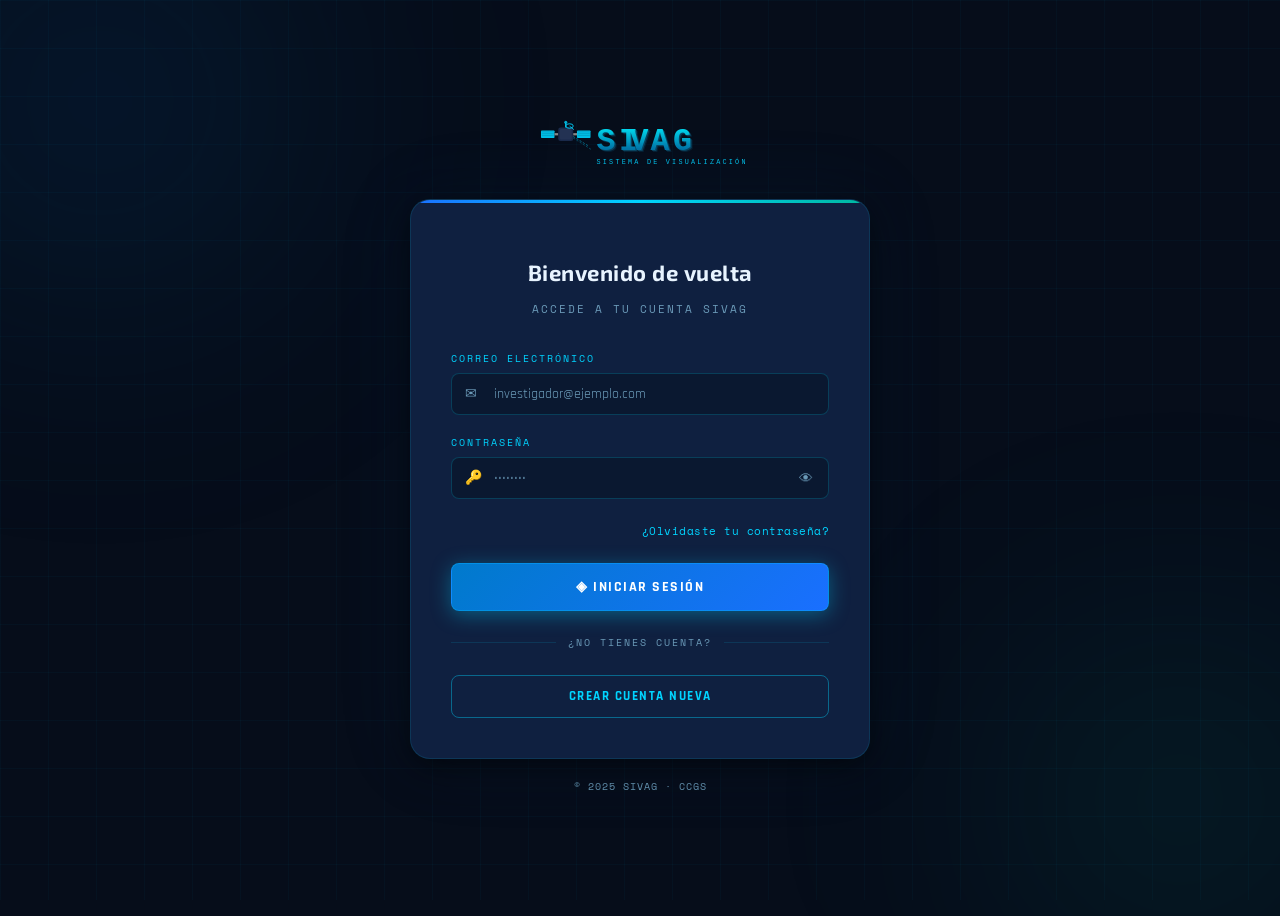
<file: frontend/login.html>
<!DOCTYPE html>
<html lang="es">
<head>
  <meta charset="UTF-8" />
  <meta name="viewport" content="width=device-width, initial-scale=1.0" />
  <title>Iniciar sesión — SIVAG</title>
  <link rel="stylesheet" href="css/sivag.css" />
</head>
<body>
  <div class="sv-bg-grid"></div>
  <div class="sv-bg-orb sv-bg-orb-1"></div>
  <div class="sv-bg-orb sv-bg-orb-2"></div>

  <div class="sv-auth-page">
    <div class="sv-auth-container sv-page">

      <a href="index.html">
        <img src="assets/logo.svg" alt="SIVAG" class="sv-auth-logo" />
      </a>

      <div class="sv-auth-card">
        <!-- Alerta de sesión expirada -->
        <div id="sv-session-alert"></div>

        <h1 class="sv-auth-title">Bienvenido de vuelta</h1>
        <p class="sv-auth-subtitle">Accede a tu cuenta SIVAG</p>

        <!-- Alerta general -->
        <div id="sv-alert-container"></div>

        <form id="sv-login-form" novalidate>
          <div class="sv-form-group">
            <label class="sv-label" for="email">Correo electrónico</label>
            <div class="sv-input-icon">
              <span class="sv-icon">✉</span>
              <input
                type="email"
                id="email"
                name="email"
                class="sv-input"
                placeholder="investigador@ejemplo.com"
                autocomplete="email"
                required
              />
            </div>
            <span class="sv-field-error" id="email-error" data-error="email"></span>
          </div>

          <div class="sv-form-group">
            <label class="sv-label" for="password">Contraseña</label>
            <div class="sv-input-icon">
              <span class="sv-icon">🔑</span>
              <input
                type="password"
                id="password"
                name="password"
                class="sv-input"
                placeholder="••••••••"
                autocomplete="current-password"
                required
              />
              <button type="button" class="sv-eye-toggle" id="sv-eye-toggle" aria-label="Mostrar contraseña">
                👁
              </button>
            </div>
            <span class="sv-field-error" id="password-error" data-error="password"></span>
          </div>

          <div style="text-align:right;margin-bottom:20px;">
            <a href="recuperar.html" style="font-family:var(--font-mono);font-size:11px;color:var(--accent-cyan);text-decoration:none;letter-spacing:0.5px;">
              ¿Olvidaste tu contraseña?
            </a>
          </div>

          <button type="submit" class="sv-btn sv-btn-primary sv-btn-block sv-btn-lg" id="sv-submit-btn">
            ◈ Iniciar sesión
          </button>
        </form>

        <div class="sv-divider-text">¿No tienes cuenta?</div>

        <a href="registro.html" class="sv-btn sv-btn-outline sv-btn-block">
          Crear cuenta nueva
        </a>
      </div>

      <p style="text-align:center;margin-top:20px;font-family:var(--font-mono);font-size:10px;color:var(--text-muted);letter-spacing:1px;">
        © 2025 SIVAG · CCGS
      </p>
    </div>
  </div>

  <script type="module">
    import { login } from './js/auth.js';
    import { Router } from './js/router.js';
    import { showAlert, clearAlert, showFieldErrors, clearFieldErrors, setButtonLoading } from './js/ui.js';

    // Si ya está autenticado, redirigir
    Router.redirectIfAuthenticated();

    // Mostrar alerta si la sesión expiró
    const params = new URLSearchParams(window.location.search);
    if (params.get('reason') === 'expired') {
      showAlert('sv-session-alert', 'Tu sesión ha expirado. Por favor inicia sesión de nuevo.', 'warning', false);
    }

    // Toggle contraseña visible
    document.getElementById('sv-eye-toggle').addEventListener('click', function () {
      const input = document.getElementById('password');
      const isText = input.type === 'text';
      input.type = isText ? 'password' : 'text';
      this.textContent = isText ? '👁' : '🙈';
    });

    // Submit
    const form = document.getElementById('sv-login-form');
    const submitBtn = document.getElementById('sv-submit-btn');

    form.addEventListener('submit', async (e) => {
      e.preventDefault();
      clearAlert('sv-alert-container');
      clearFieldErrors('sv-login-form');

      const email    = document.getElementById('email').value.trim();
      const password = document.getElementById('password').value;

      // Validación básica frontend
      if (!email) {
        showFieldErrors({ email: 'El correo es requerido.' });
        return;
      }
      if (!password) {
        showFieldErrors({ password: 'La contraseña es requerida.' });
        return;
      }

      setButtonLoading(submitBtn, true);

      try {
        await login(email, password);
        // Éxito
        showAlert('sv-alert-container', '¡Sesión iniciada! Redirigiendo...', 'success', false);
        setTimeout(() => Router.postLoginRedirect(), 800);

      } catch (err) {
        setButtonLoading(submitBtn, false);

        const fieldErrors = err.getFieldErrors?.() || {};
        if (Object.keys(fieldErrors).length > 0) {
          showFieldErrors(fieldErrors);
        } else {
          showAlert('sv-alert-container', err.message || 'Credenciales incorrectas.', 'error');
        }
      }
    });
  </script>
</body>
</html>
</file>
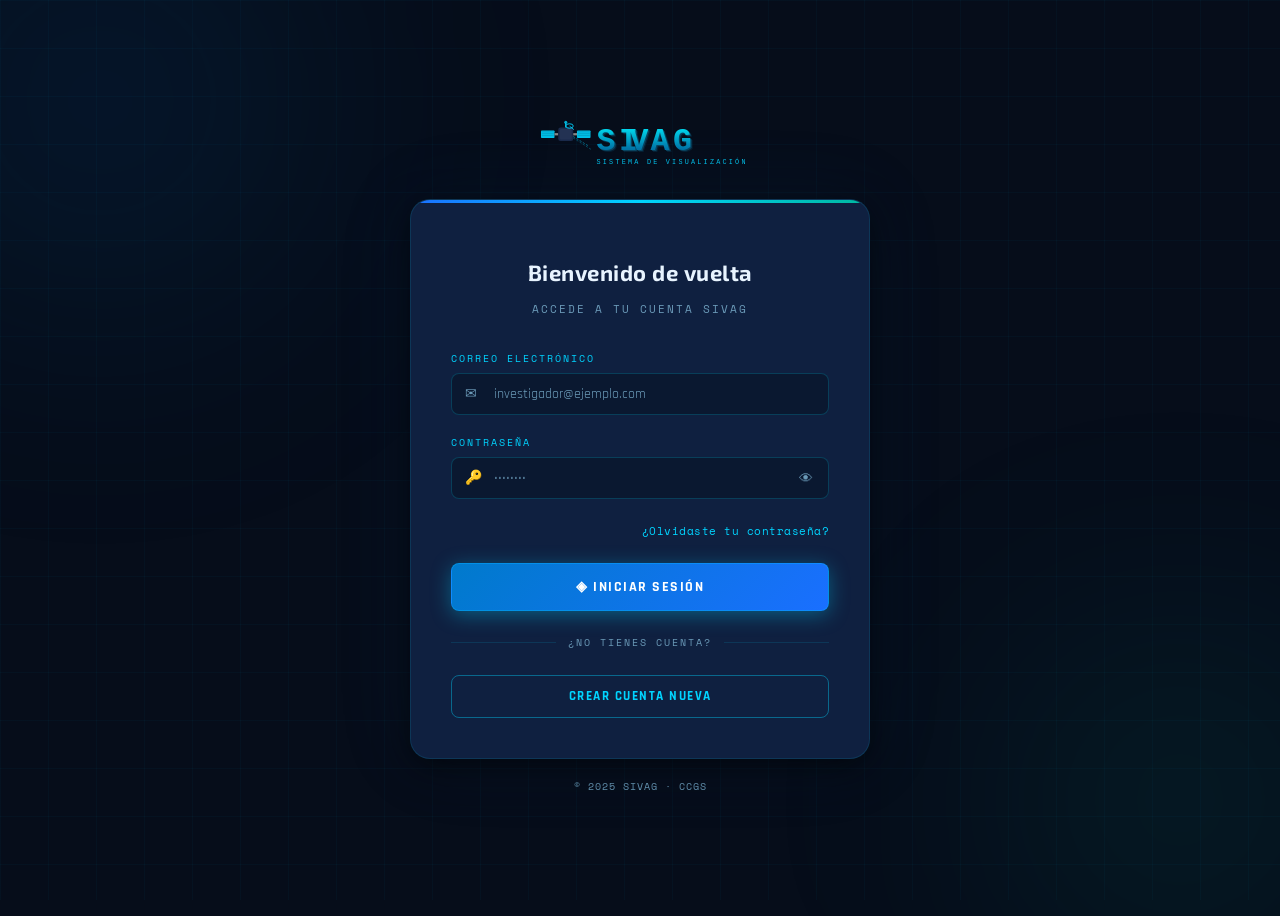
<file: frontend/panel.html>
<!DOCTYPE html>
<html lang="es">
<head>
  <meta charset="UTF-8" />
  <meta name="viewport" content="width=device-width, initial-scale=1.0" />
  <title>Panel principal — SIVAG</title>
  <link rel="stylesheet" href="css/sivag.css" />
  <style>
    /* ── Reset de layout para sidebar permanente ───────── */
    html, body { height: 100%; overflow: hidden; }

    .sv-app-shell {
      display: flex;
      height: 100vh;
      overflow: hidden;
    }

    /* ═══════════════════════════════════════════════════
       SIDEBAR IZQUIERDA — navegación principal
    ═══════════════════════════════════════════════════ */
    .sv-sidenav {
      width: 220px;
      flex-shrink: 0;
      background: var(--bg-dark);
      border-right: 1px solid var(--border-dim);
      display: flex;
      flex-direction: column;
      overflow: hidden;
      z-index: 100;
      transition: width 0.28s cubic-bezier(.4,0,.2,1);
    }

    .sv-sidenav.collapsed { width: 60px; }

    /* Logo */
    .sv-sidenav-logo {
      display: flex;
      align-items: center;
      gap: 10px;
      padding: 20px 16px 16px;
      border-bottom: 1px solid var(--border-dim);
      text-decoration: none;
      flex-shrink: 0;
      overflow: hidden;
    }

    .sv-sidenav-logo-mark {
      width: 32px; height: 32px;
      border-radius: var(--radius-md);
      background: linear-gradient(135deg, var(--accent-cyan), var(--accent-teal));
      display: flex; align-items: center; justify-content: center;
      font-size: 14px;
      font-weight: 900;
      color: var(--bg-deep);
      flex-shrink: 0;
    }

    .sv-sidenav-logo-text {
      font-family: var(--font-display);
      font-size: 16px;
      font-weight: 900;
      color: var(--text-primary);
      letter-spacing: 2px;
      white-space: nowrap;
    }

    .sv-sidenav-logo-sub {
      font-family: var(--font-mono);
      font-size: 7px;
      letter-spacing: 1.5px;
      text-transform: uppercase;
      color: var(--text-muted);
      white-space: nowrap;
    }

    /* Usuario */
    .sv-sidenav-user {
      display: flex;
      align-items: center;
      gap: 10px;
      padding: 14px 16px;
      border-bottom: 1px solid var(--border-dim);
      overflow: hidden;
      flex-shrink: 0;
    }

    .sv-sidenav-avatar {
      width: 34px; height: 34px;
      border-radius: 50%;
      background: linear-gradient(135deg, var(--accent-blue), var(--accent-cyan));
      display: flex; align-items: center; justify-content: center;
      font-family: var(--font-display);
      font-size: 13px;
      font-weight: 700;
      color: #fff;
      flex-shrink: 0;
    }

    .sv-sidenav-user-name {
      font-family: var(--font-display);
      font-size: 12px;
      font-weight: 600;
      color: var(--text-primary);
      white-space: nowrap;
      overflow: hidden;
      text-overflow: ellipsis;
    }

    .sv-sidenav-user-role {
      font-family: var(--font-mono);
      font-size: 9px;
      letter-spacing: 1px;
      text-transform: uppercase;
      color: var(--accent-cyan);
      margin-top: 1px;
    }

    /* Nav items */
    .sv-sidenav-nav {
      flex: 1;
      overflow-y: auto;
      overflow-x: hidden;
      padding: 10px 8px;
      scrollbar-width: none;
    }

    .sv-sidenav-section {
      font-family: var(--font-mono);
      font-size: 8px;
      letter-spacing: 2px;
      text-transform: uppercase;
      color: var(--text-muted);
      padding: 8px 10px 4px;
      white-space: nowrap;
      overflow: hidden;
    }

    .sv-nav-item {
      display: flex;
      align-items: center;
      gap: 10px;
      padding: 9px 10px;
      border-radius: var(--radius-md);
      text-decoration: none;
      color: var(--text-secondary);
      font-family: var(--font-display);
      font-size: 13px;
      font-weight: 500;
      transition: var(--transition);
      cursor: pointer;
      border: 1px solid transparent;
      margin-bottom: 2px;
      white-space: nowrap;
      overflow: hidden;
    }

    .sv-nav-item:hover {
      background: var(--bg-glass);
      color: var(--text-primary);
      border-color: var(--border-dim);
    }

    .sv-nav-item.active {
      background: rgba(0,212,255,0.1);
      color: var(--accent-cyan);
      border-color: rgba(0,212,255,0.2);
    }

    .sv-nav-icon {
      font-size: 15px;
      flex-shrink: 0;
      width: 20px;
      text-align: center;
    }

    .sv-nav-label { flex: 1; overflow: hidden; text-overflow: ellipsis; }

    /* Collapsed state: solo iconos */
    .sv-sidenav.collapsed .sv-sidenav-logo-text,
    .sv-sidenav.collapsed .sv-sidenav-logo-sub,
    .sv-sidenav.collapsed .sv-sidenav-user-name,
    .sv-sidenav.collapsed .sv-sidenav-user-role,
    .sv-sidenav.collapsed .sv-nav-label,
    .sv-sidenav.collapsed .sv-sidenav-section { display: none; }

    .sv-sidenav.collapsed .sv-nav-item { justify-content: center; padding: 10px; }
    .sv-sidenav.collapsed .sv-sidenav-user { justify-content: center; }
    .sv-sidenav.collapsed .sv-sidenav-logo { justify-content: center; padding: 20px 0 16px; }

    /* Footer del sidebar */
    .sv-sidenav-footer {
      padding: 10px 8px;
      border-top: 1px solid var(--border-dim);
      flex-shrink: 0;
    }

    /* .sv-sidenav-toggle (legacy) y .sv-sidenav-footer-btn (nuevo) */
    .sv-sidenav-toggle,
    .sv-sidenav-footer-btn {
      display: flex;
      align-items: center;
      gap: 8px;
      width: 100%;
      padding: 7px 10px;
      background: none;
      border: 1px solid var(--border-dim);
      border-radius: var(--radius-md);
      color: var(--text-muted);
      font-family: var(--font-mono);
      font-size: 10px;
      cursor: pointer;
      transition: var(--transition);
      white-space: nowrap;
      overflow: hidden;
      margin-bottom: 4px;
    }

    .sv-sidenav-toggle:hover,
    .sv-sidenav-footer-btn:hover { color: var(--accent-cyan); border-color: rgba(0,212,255,0.3); }
    .sv-sidenav-footer-btn.danger:hover { color: #ff6b6b; border-color: rgba(255,107,107,0.3); }
    .sv-sidenav.collapsed .sv-sidenav-toggle,
    .sv-sidenav.collapsed .sv-sidenav-footer-btn { justify-content: center; }
    .sv-sidenav.collapsed .sv-sidenav-toggle-label,
    .sv-sidenav.collapsed .sv-sidenav-footer-label { display: none; }

    /* ═══════════════════════════════════════════════════
       CONTENIDO PRINCIPAL — scrollable
    ═══════════════════════════════════════════════════ */
    .sv-main-content {
      flex: 1;
      overflow-y: auto;
      overflow-x: hidden;
      display: flex;
      flex-direction: column;
      min-width: 0;
    }

    /* Topbar del contenido (bienvenida + botón) */
    .sv-content-topbar {
      display: flex;
      align-items: flex-start;
      justify-content: space-between;
      gap: 16px;
      padding: 28px 32px 20px;
      border-bottom: 1px solid var(--border-dim);
      flex-wrap: wrap;
      flex-shrink: 0;
    }

    .sv-welcome-text {
      font-family: var(--font-display);
      font-size: 24px;
      font-weight: 900;
      color: var(--text-primary);
      margin: 0 0 4px;
    }

    .sv-welcome-sub {
      font-family: var(--font-mono);
      font-size: 10px;
      color: var(--text-muted);
      letter-spacing: 0.5px;
    }

    .sv-content-body {
      flex: 1;
      padding: 24px 32px 40px;
    }

    /* ── Grid principal: proyectos + actividad ─────────── */
    .sv-panel-grid {
      display: grid;
      grid-template-columns: 1fr 300px;
      gap: 24px;
      align-items: start;
    }

    @media (max-width: 1100px) {
      .sv-panel-grid { grid-template-columns: 1fr; }
    }

    /* ── Métricas ───────────────────────────────────────── */
    .sv-metrics-row {
      display: grid;
      grid-template-columns: repeat(4, 1fr);
      gap: 12px;
      margin-bottom: 24px;
    }

    @media (max-width: 900px) { .sv-metrics-row { grid-template-columns: repeat(2,1fr); } }

    .sv-metric-card {
      background: var(--bg-card);
      border: 1px solid var(--border-dim);
      border-radius: var(--radius-lg);
      padding: 16px 20px;
      transition: var(--transition);
    }

    .sv-metric-card:hover { border-color: rgba(0,212,255,0.2); }

    .sv-metric-value {
      font-family: var(--font-display);
      font-size: 28px;
      font-weight: 900;
      line-height: 1;
      margin-bottom: 4px;
    }

    .sv-metric-label {
      font-family: var(--font-mono);
      font-size: 9px;
      letter-spacing: 1.5px;
      text-transform: uppercase;
      color: var(--text-muted);
    }

    /* ── Sección de proyectos ───────────────────────────── */
    .sv-section-head {
      display: flex;
      align-items: center;
      justify-content: space-between;
      margin-bottom: 14px;
      gap: 12px;
      flex-wrap: wrap;
    }

    .sv-section-head-title {
      font-family: var(--font-display);
      font-size: 14px;
      font-weight: 700;
      color: var(--text-primary);
    }

    .sv-section-filters {
      display: flex;
      gap: 8px;
      flex-wrap: wrap;
      align-items: center;
    }

    /* ── Proyecto card — nuevo estilo encajonado ────────── */
    .sv-proyecto-card {
      background: var(--bg-card);
      border: 1px solid var(--border-dim);
      border-radius: var(--radius-lg);
      padding: 16px 18px;
      margin-bottom: 10px;
      transition: var(--transition);
      display: flex;
      gap: 14px;
      align-items: flex-start;
    }

    .sv-proyecto-card:hover { border-color: rgba(0,212,255,0.22); }

    .sv-proyecto-card-thumb {
      width: 44px; height: 44px;
      border-radius: var(--radius-md);
      background: var(--bg-input);
      border: 1px solid var(--border-dim);
      display: flex; align-items: center; justify-content: center;
      font-size: 20px;
      flex-shrink: 0;
      overflow: hidden;
    }

    .sv-proyecto-card-body {
      flex: 1;
      min-width: 0;
    }

    .sv-proyecto-card-title {
      font-family: var(--font-display);
      font-size: 14px;
      font-weight: 600;
      color: var(--text-primary);
      margin-bottom: 5px;
      white-space: nowrap;
      overflow: hidden;
      text-overflow: ellipsis;
    }

    .sv-proyecto-card-meta {
      display: flex;
      gap: 10px;
      flex-wrap: wrap;
      font-family: var(--font-mono);
      font-size: 10px;
      color: var(--text-muted);
      margin-bottom: 10px;
    }

    .sv-proyecto-card-actions {
      display: flex;
      gap: 6px;
      flex-wrap: wrap;
      align-items: center;
    }

    /* ── Panel de actividad reciente ────────────────────── */
    .sv-activity-panel {
      background: var(--bg-card);
      border: 1px solid var(--border-dim);
      border-radius: var(--radius-lg);
      overflow: hidden;
      position: sticky;
      top: 0;
    }

    .sv-activity-header {
      padding: 14px 18px 10px;
      border-bottom: 1px solid var(--border-dim);
      font-family: var(--font-mono);
      font-size: 9px;
      letter-spacing: 2px;
      text-transform: uppercase;
      color: var(--text-muted);
    }

    .sv-activity-list { padding: 8px 0; }

    .sv-activity-item {
      display: flex;
      gap: 10px;
      align-items: flex-start;
      padding: 8px 18px;
      border-bottom: 1px solid rgba(255,255,255,0.02);
      transition: var(--transition);
    }

    .sv-activity-item:last-child { border-bottom: none; }
    .sv-activity-item:hover { background: var(--bg-glass); }

    .sv-activity-dot {
      width: 7px; height: 7px;
      border-radius: 50%;
      margin-top: 5px;
      flex-shrink: 0;
    }

    .sv-activity-text {
      font-family: var(--font-mono);
      font-size: 10px;
      color: var(--text-secondary);
      line-height: 1.5;
      flex: 1;
    }

    .sv-activity-text strong { color: var(--text-primary); font-weight: 600; }
    .sv-activity-text a { color: var(--accent-cyan); text-decoration: none; }
    .sv-activity-text a:hover { text-decoration: underline; }

    .sv-activity-time {
      font-family: var(--font-mono);
      font-size: 9px;
      color: var(--text-muted);
      flex-shrink: 0;
      margin-top: 2px;
    }

    /* ── Search bar ─────────────────────────────────────── */
    .sv-search-row {
      display: flex;
      gap: 8px;
      margin-bottom: 14px;
    }

    .sv-search-row .sv-input-icon { flex: 1; }

    /* ── Toggle switch compacto ─────────────────────────── */
    .sv-toggle-sm {
      width: 36px; height: 20px;
      border-radius: 10px;
      background: var(--bg-input);
      border: 1px solid var(--border-dim);
      cursor: pointer;
      position: relative;
      flex-shrink: 0;
      transition: var(--transition);
      display: inline-block;
    }

    .sv-toggle-sm::after {
      content: '';
      position: absolute;
      top: 2px; left: 2px;
      width: 14px; height: 14px;
      border-radius: 50%;
      background: var(--text-muted);
      transition: var(--transition);
    }

    .sv-toggle-sm.on {
      border-color: var(--accent-teal);
      background: rgba(0,184,160,0.2);
    }

    .sv-toggle-sm.on::after { left: 18px; background: var(--accent-teal); }

    /* ── Modal ──────────────────────────────────────────── */
    .sv-modal-overlay-wrap {
      position: fixed; inset: 0;
      background: rgba(0,0,0,0.7);
      backdrop-filter: blur(4px);
      z-index: 2000;
      display: flex; align-items: center; justify-content: center;
      padding: 20px;
      animation: fadeIn 0.2s ease;
    }

    .sv-modal {
      background: var(--bg-card);
      border: 1px solid var(--border-dim);
      border-radius: var(--radius-xl);
      padding: 28px;
      width: 100%; max-width: 480px;
      position: relative;
      box-shadow: 0 24px 64px rgba(0,0,0,0.8);
      animation: fadeInUp 0.25s ease;
    }

    .sv-modal::before {
      content: '';
      position: absolute;
      top: 0; left: 0; right: 0;
      height: 3px;
      background: linear-gradient(90deg, var(--accent-blue), var(--accent-cyan));
      border-radius: var(--radius-xl) var(--radius-xl) 0 0;
    }

    .sv-modal-close {
      position: absolute; top: 14px; right: 14px;
      background: none; border: none;
      color: var(--text-muted); cursor: pointer;
      font-size: 20px; line-height: 1;
      transition: color 0.2s;
    }

    .sv-modal-close:hover { color: var(--text-primary); }

    @keyframes fadeIn    { from { opacity: 0; } to { opacity: 1; } }
    @keyframes fadeInUp  { from { opacity: 0; transform: translateY(16px); } to { opacity: 1; transform: none; } }

    /* Skeleton de proyectos */
    .sv-proyecto-skel {
      height: 90px;
      background: var(--bg-card);
      border: 1px solid var(--border-dim);
      border-radius: var(--radius-lg);
      margin-bottom: 10px;
      animation: pulse 1.5s ease-in-out infinite;
    }

    @keyframes pulse { 0%,100%{opacity:1} 50%{opacity:0.4} }
  </style>
</head>
<body>
  <div class="sv-bg-grid" style="position:fixed;"></div>
  <div class="sv-bg-orb sv-bg-orb-1" style="position:fixed;"></div>
  <div class="sv-bg-orb sv-bg-orb-2" style="position:fixed;"></div>

  <div class="sv-app-shell">


    <!-- ══ SIDENAV DE NAVEGACIÓN ══ -->
    <aside class="sv-sidenav" id="sv-sidenav">
      <a href="panel.html" class="sv-sidenav-logo">
        <div class="sv-sidenav-logo-mark">S</div>
        <div>
          <div class="sv-sidenav-logo-text">SIVAG</div>
          <div class="sv-sidenav-logo-sub">Geoespacial</div>
        </div>
      </a>
      <div class="sv-sidenav-user">
        <div class="sv-sidenav-avatar" id="sv-nav-avatar">Y</div>
        <div style="overflow:hidden;">
          <div class="sv-sidenav-user-name" id="sv-nav-nombre">Usuario</div>
          <div class="sv-sidenav-user-role" id="sv-nav-rol">Investigador</div>
        </div>
      </div>
      <nav class="sv-sidenav-nav">
        <div class="sv-sidenav-section">Principal</div>
        <a href="panel.html" class="sv-nav-item active" data-nav="panel">
          <span class="sv-nav-icon">◈</span><span class="sv-nav-label">Panel principal</span>
        </a>
        <a href="explorador.html" class="sv-nav-item" data-nav="explorador">
          <span class="sv-nav-icon">🌐</span><span class="sv-nav-label">Explorador</span>
        </a>
        <div class="sv-sidenav-section" style="margin-top:6px;">Cuenta</div>
        <a href="#" class="sv-nav-item" data-nav="perfil">
          <span class="sv-nav-icon">👤</span><span class="sv-nav-label">Mi perfil</span>
        </a>
        <a href="#" class="sv-nav-item" data-nav="ajustes">
          <span class="sv-nav-icon">⚙</span><span class="sv-nav-label">Ajustes</span>
        </a>
      </nav>
      <div class="sv-sidenav-footer">
        <button class="sv-sidenav-footer-btn" id="sv-nav-collapse-btn">
          <span id="sv-nav-collapse-icon">◁</span>
          <span class="sv-sidenav-footer-label">Colapsar</span>
        </button>
        <button class="sv-sidenav-footer-btn danger" id="sv-nav-logout-btn">
          <span>⎋</span>
          <span class="sv-sidenav-footer-label">Cerrar sesión</span>
        </button>
      </div>
    </aside>

    <!-- ═══════════════════════════════
         CONTENIDO PRINCIPAL
    ═══════════════════════════════ -->
    <main class="sv-main-content">

      <!-- Topbar de bienvenida -->
      <div class="sv-content-topbar">
        <div>
          <h1 class="sv-welcome-text" id="sv-panel-title">Bienvenido</h1>
          <p class="sv-welcome-sub" id="sv-panel-subtitle">Panel del investigador · SIVAG</p>
        </div>
        <button class="sv-btn sv-btn-primary" id="sv-new-proyecto-btn" style="flex-shrink:0;">
          + Nuevo proyecto
        </button>
      </div>

      <!-- Body scrollable -->
      <div class="sv-content-body">

        <!-- Métricas -->
        <div class="sv-metrics-row" id="sv-stats-row">
          <div class="sv-metric-card sv-proyecto-skel"></div>
          <div class="sv-metric-card sv-proyecto-skel"></div>
          <div class="sv-metric-card sv-proyecto-skel"></div>
          <div class="sv-metric-card sv-proyecto-skel"></div>
        </div>

        <!-- Grid proyectos + actividad -->
        <div class="sv-panel-grid">

          <!-- Columna izquierda: lista de proyectos -->
          <div>
            <div class="sv-section-head">
              <span class="sv-section-head-title">Mis proyectos</span>
              <div class="sv-section-filters">
                <select id="sv-vis-filter" class="sv-filter-select" style="font-size:11px;">
                  <option value="">Todos</option>
                  <option value="PUBLICO">Públicos</option>
                  <option value="PRIVADO">Privados</option>
                </select>
                <select id="sv-cat-filter" class="sv-filter-select" style="font-size:11px;">
                  <option value="">Categorías</option>
                  <option value="CLIMA">Clima</option>
                  <option value="FAUNA">Fauna</option>
                  <option value="AGUA">Agua</option>
                  <option value="SUELO">Suelo</option>
                  <option value="VEGETACION">Vegetación</option>
                  <option value="ATMOSFERA">Atmósfera</option>
                  <option value="OTRO">Otro</option>
                </select>
              </div>
            </div>

            <!-- Buscador -->
            <div class="sv-search-row">
              <div class="sv-input-icon">
                <span class="sv-icon" style="font-size:12px;">🔍</span>
                <input type="text" id="sv-panel-search" class="sv-input"
                  placeholder="Buscar mis proyectos..."
                  style="padding-left:36px;font-size:12px;" />
              </div>
            </div>

            <div id="sv-panel-alert" style="margin-bottom:12px;"></div>
            <div id="sv-proyectos-list"></div>
            <div class="sv-pagination" id="sv-panel-pagination"></div>
          </div>

          <!-- Columna derecha: actividad reciente -->
          <div>
            <div class="sv-activity-panel">
              <div class="sv-activity-header">⚡ Actividad reciente</div>
              <div class="sv-activity-list" id="sv-activity-list">
                <!-- Skeletons -->
                <div class="sv-activity-item">
                  <div class="sv-activity-dot" style="background:var(--border-dim);"></div>
                  <div style="flex:1;height:28px;background:var(--bg-glass);border-radius:4px;animation:pulse 1.5s infinite;"></div>
                </div>
                <div class="sv-activity-item">
                  <div class="sv-activity-dot" style="background:var(--border-dim);"></div>
                  <div style="flex:1;height:28px;background:var(--bg-glass);border-radius:4px;animation:pulse 1.5s infinite 0.2s;"></div>
                </div>
                <div class="sv-activity-item">
                  <div class="sv-activity-dot" style="background:var(--border-dim);"></div>
                  <div style="flex:1;height:28px;background:var(--bg-glass);border-radius:4px;animation:pulse 1.5s infinite 0.4s;"></div>
                </div>
              </div>
            </div>
          </div>

        </div><!-- /sv-panel-grid -->
      </div><!-- /sv-content-body -->
    </main>
  </div><!-- /sv-app-shell -->

  <!-- ── MODAL: Nuevo / Editar proyecto ── -->
  <div id="sv-modal-overlay" style="display:none;">
    <div class="sv-modal-overlay-wrap">
      <div class="sv-modal">
        <button class="sv-modal-close" id="sv-modal-close-btn">×</button>
        <h2 style="font-family:var(--font-display);font-size:18px;color:var(--text-primary);margin:0 0 4px;"
            id="sv-modal-title">Nuevo proyecto</h2>
        <p style="font-family:var(--font-mono);font-size:10px;color:var(--text-muted);letter-spacing:1px;margin-bottom:20px;">
          Completa los metadatos del proyecto
        </p>
        <div id="sv-modal-alert"></div>
        <form id="sv-proyecto-form" novalidate>
          <input type="hidden" id="sv-proyecto-id" />
          <div class="sv-form-group">
            <label class="sv-label" for="proj-titulo">Título del proyecto</label>
            <input type="text" id="proj-titulo" class="sv-input"
              placeholder="Ej: Distribución de anfibios en la Sierra Madre" required />
            <span class="sv-field-error" id="titulo-error" data-error="titulo"></span>
          </div>
          <div class="sv-form-group">
            <label class="sv-label" for="proj-categoria">Categoría</label>
            <select id="proj-categoria" class="sv-input" style="width:100%;" required>
              <option value="">Selecciona una categoría</option>
              <option value="CLIMA">Clima</option>
              <option value="FAUNA">Fauna</option>
              <option value="AGUA">Agua</option>
              <option value="SUELO">Suelo</option>
              <option value="VEGETACION">Vegetación</option>
              <option value="ATMOSFERA">Atmósfera</option>
              <option value="OTRO">Otro</option>
            </select>
            <span class="sv-field-error" id="categoria-error" data-error="categoria"></span>
          </div>
          <div class="sv-form-group">
            <label class="sv-label" for="proj-descripcion">Descripción</label>
            <textarea id="proj-descripcion" class="sv-input" rows="3"
              placeholder="Describe el objetivo y metodología del proyecto..."
              style="resize:vertical;"></textarea>
            <span class="sv-field-error" id="descripcion-error" data-error="descripcion"></span>
          </div>
          <div style="display:grid;grid-template-columns:1fr 1fr;gap:12px;">
            <div class="sv-form-group">
              <label class="sv-label" for="proj-fecha-inicio">Fecha inicio</label>
              <input type="date" id="proj-fecha-inicio" class="sv-input" />
            </div>
            <div class="sv-form-group">
              <label class="sv-label" for="proj-fecha-fin">Fecha fin</label>
              <input type="date" id="proj-fecha-fin" class="sv-input" />
            </div>
          </div>
          <div class="sv-form-group">
            <label class="sv-label" for="proj-etiquetas">Etiquetas (separadas por comas)</label>
            <input type="text" id="proj-etiquetas" class="sv-input" placeholder="biodiversidad, SIG, México" />
          </div>
          <div style="display:flex;gap:10px;margin-top:8px;">
            <button type="button" class="sv-btn sv-btn-ghost" id="sv-modal-cancel-btn">Cancelar</button>
            <button type="submit" class="sv-btn sv-btn-primary sv-btn-block" id="sv-modal-submit-btn">
              Guardar proyecto
            </button>
          </div>
        </form>
      </div>
    </div>
  </div>

  <script type="module">
    import { showAlert, clearAlert, showFieldErrors, clearFieldErrors, setButtonLoading, formatDate, formatNumber } from './js/ui.js';
    import { Router } from './js/router.js';
    import { Auth } from './js/auth.js';
    import { API } from './js/api.js';

    if (!Router.requireRole(['INVESTIGADOR', 'ADMIN'])) throw new Error('Unauthorized');

    const user = Auth.getUser();
    const nombre = user?.nombre_completo || user?.username || 'Usuario';
    document.getElementById('sv-panel-title').textContent = `Bienvenido, ${nombre}`;

    // ─────────────────────────────────────────────────
    // CONSTANTES
    // ─────────────────────────────────────────────────
    const CATEGORY_ICONS  = { CLIMA:'🌤', FAUNA:'🦎', AGUA:'💧', SUELO:'🌍', VEGETACION:'🌿', ATMOSFERA:'🌬', OTRO:'◈' };
    const CATEGORY_LABELS = { CLIMA:'Clima', FAUNA:'Fauna', AGUA:'Agua', SUELO:'Suelo', VEGETACION:'Vegetación', ATMOSFERA:'Atmósfera', OTRO:'Otro' };
    const CATEGORY_COLORS = { CLIMA:'cyan', FAUNA:'green', AGUA:'teal', SUELO:'amber', VEGETACION:'green', ATMOSFERA:'cyan', OTRO:'dim' };
    const ACT_COLORS      = { capa:'#00d4ff', proyecto:'#00e5aa', validacion:'#ffb700', error:'#ff6b6b', usuario:'#c792ea' };

    let state = { page:1, pageSize:10, q:'', visibilidad:'', categoria:'', ordering:'-fecha_actualizacion' };
    let searchTimer;

    // ─────────────────────────────────────────────────
    // CARGA DE DATOS
    // ─────────────────────────────────────────────────
    async function loadPanel() {
      try {
        const qp = new URLSearchParams({ page:state.page, page_size:state.pageSize, ordering:state.ordering });
        if (state.q)           qp.set('q', state.q);
        if (state.visibilidad) qp.set('visibilidad', state.visibilidad);
        if (state.categoria)   qp.set('categoria', state.categoria);

        const data = await API.get(`/api/proyectos/mis/?${qp}`);
        renderMetrics(data.metricas || {});
        renderProyectos(data.results || []);
        renderPaginacion(data.total || 0, data.pages || 1);
      } catch (err) {
        showAlert('sv-panel-alert', err.message || 'Error al cargar proyectos.', 'error');
      }
    }

    async function loadActividad() {
      try {
        const data = await API.get('/api/actividad/?page_size=10');
        renderActividad(data.results || []);
      } catch {
        renderActividadFallback();
      }
    }

    // ─────────────────────────────────────────────────
    // RENDER: Métricas
    // ─────────────────────────────────────────────────
    function renderMetrics(m) {
      document.getElementById('sv-stats-row').innerHTML = `
        <div class="sv-metric-card">
          <div class="sv-metric-value" style="color:var(--accent-cyan);">${m.total_proyectos ?? 0}</div>
          <div class="sv-metric-label">Total proyectos</div>
        </div>
        <div class="sv-metric-card">
          <div class="sv-metric-value" style="color:var(--accent-teal);">${m.publicados ?? 0}</div>
          <div class="sv-metric-label">Publicados</div>
        </div>
        <div class="sv-metric-card">
          <div class="sv-metric-value" style="color:var(--text-secondary);">${m.privados ?? 0}</div>
          <div class="sv-metric-label">Privados</div>
        </div>
        <div class="sv-metric-card">
          <div class="sv-metric-value" style="color:#ffb700;">${formatNumber(m.total_features ?? 0)}</div>
          <div class="sv-metric-label">Features geo</div>
        </div>`;
    }

    // ─────────────────────────────────────────────────
    // RENDER: Proyectos
    // ─────────────────────────────────────────────────
    function renderProyectos(proyectos) {
      const list = document.getElementById('sv-proyectos-list');

      if (!proyectos.length) {
        list.innerHTML = `
          <div style="text-align:center;padding:48px 20px;color:var(--text-muted);">
            <div style="font-size:36px;margin-bottom:10px;opacity:0.3;">🗺</div>
            <p style="font-family:var(--font-mono);font-size:11px;letter-spacing:1px;">
              ${state.q || state.visibilidad || state.categoria
                ? 'Sin resultados para este filtro.'
                : 'Aún no tienes proyectos. ¡Crea el primero!'}
            </p>
          </div>`;
        return;
      }

      list.innerHTML = proyectos.map(p => {
        const cat      = p.categoria || 'OTRO';
        const icon     = CATEGORY_ICONS[cat]  || '◈';
        const color    = CATEGORY_COLORS[cat] || 'dim';
        const label    = CATEGORY_LABELS[cat] || cat;
        const isPublic = p.visibilidad === 'PUBLICO';
        const tieneCapa = (p.capas_aprobadas || 0) > 0;

        return `
          <div class="sv-proyecto-card">
            <div class="sv-proyecto-card-thumb">
              ${p.thumbnail ? `<img src="${p.thumbnail}" alt="" style="width:100%;height:100%;object-fit:cover;" />` : icon}
            </div>
            <div class="sv-proyecto-card-body">
              <div class="sv-proyecto-card-title">${escapeHtml(p.titulo)}</div>
              <div class="sv-proyecto-card-meta">
                <span class="sv-tag sv-tag-${color}">${icon} ${label}</span>
                <span>${p.num_capas || 0} capas</span>
                <span>${formatNumber(p.total_features || 0)} features</span>
                <span>Act. ${formatDate(p.fecha_actualizacion)}</span>
              </div>
              <div class="sv-proyecto-card-actions">
                <!-- Subir capa -->
                <a href="subir-capa.html?proyecto=${p.id}"
                   class="sv-btn sv-btn-ghost sv-btn-sm"
                   title="Subir capa geoespacial"
                   style="font-size:11px;">↑ Capa</a>

                <!-- Ver mapa -->
                <a href="dashboard.html?proyecto=${p.id}"
                   class="sv-btn sv-btn-ghost sv-btn-sm"
                   title="${tieneCapa ? 'Ver en mapa interactivo' : 'Sin capas aún'}"
                   style="font-size:11px;${!tieneCapa ? 'opacity:0.35;pointer-events:none;' : ''}">
                   🗺️ Mapa</a>

                <!-- Separador -->
                <span style="width:1px;height:20px;background:var(--border-dim);align-self:center;"></span>

                <!-- Toggle público/privado -->
                <label title="${isPublic ? 'Público — clic para privatizar' : 'Privado — clic para publicar'}"
                  style="display:flex;align-items:center;gap:5px;cursor:pointer;">
                  <div class="sv-toggle-sm ${isPublic ? 'on' : ''}" data-toggle-id="${p.id}"></div>
                  <span style="font-family:var(--font-mono);font-size:9px;color:var(--text-muted);">
                    ${isPublic ? 'Público' : 'Privado'}
                  </span>
                </label>

                <!-- Editar -->
                <button class="sv-btn sv-btn-ghost sv-btn-sm" data-edit-id="${p.id}" title="Editar">✎</button>

                <!-- Eliminar -->
                <button class="sv-btn sv-btn-danger sv-btn-sm" data-delete-id="${p.id}" title="Eliminar">✕</button>
              </div>
            </div>
          </div>`;
      }).join('');

      // Toggle visibilidad
      list.querySelectorAll('[data-toggle-id]').forEach(div => {
        div.addEventListener('click', async () => {
          try {
            await API.post(`/api/proyectos/${div.dataset.toggleId}/toggle/`, {});
            loadPanel();
          } catch (err) {
            showAlert('sv-panel-alert', err.message, 'error');
          }
        });
      });

      list.querySelectorAll('[data-edit-id]').forEach(btn => {
        btn.addEventListener('click', () => openEditModal(btn.dataset.editId, proyectos));
      });

      list.querySelectorAll('[data-delete-id]').forEach(btn => {
        btn.addEventListener('click', () => confirmDelete(btn.dataset.deleteId));
      });
    }

    // ─────────────────────────────────────────────────
    // RENDER: Actividad reciente
    // ─────────────────────────────────────────────────
    function renderActividad(items) {
      const el = document.getElementById('sv-activity-list');
      if (!items.length) { renderActividadFallback(); return; }

      const TYPE_COLOR = {
        'SUBIDA':      '#00d4ff', 'APROBADO': '#00e5aa', 'ERROR': '#ff6b6b',
        'ELIMINACION': '#ff6b6b', 'CREACION': '#00e5aa', 'EDICION':'#c792ea',
        'TOGGLE':      '#ffb700',
      };

      el.innerHTML = items.map(a => {
        const color = TYPE_COLOR[a.accion] || 'var(--text-muted)';
        const time  = a.fecha ? formatTimeAgo(a.fecha) : '';
        return `
          <div class="sv-activity-item">
            <div class="sv-activity-dot" style="background:${color};"></div>
            <div class="sv-activity-text">
              <strong>${a.usuario_nombre || 'Sistema'}</strong> ${a.descripcion || a.accion?.toLowerCase() || ''}
              ${a.objeto_nombre ? `<a href="#">${escapeHtml(a.objeto_nombre)}</a>` : ''}
            </div>
            <span class="sv-activity-time">${time}</span>
          </div>`;
      }).join('');
    }

    function renderActividadFallback() {
      // Mostrar actividad generada desde los proyectos locales si el endpoint no existe aún
      const el = document.getElementById('sv-activity-list');
      el.innerHTML = `
        <div style="padding:20px 18px;text-align:center;font-family:var(--font-mono);font-size:10px;color:var(--text-muted);letter-spacing:0.5px;">
          Sin actividad reciente registrada
        </div>`;
    }

    function formatTimeAgo(dateStr) {
      const diff = Date.now() - new Date(dateStr).getTime();
      const m = Math.floor(diff / 60000);
      if (m < 1)  return 'ahora';
      if (m < 60) return `hace ${m}m`;
      const h = Math.floor(m / 60);
      if (h < 24) return `hace ${h}h`;
      return `hace ${Math.floor(h/24)}d`;
    }

    // ─────────────────────────────────────────────────
    // PAGINACIÓN
    // ─────────────────────────────────────────────────
    function renderPaginacion(total, pages) {
      const el = document.getElementById('sv-panel-pagination');
      if (pages <= 1) { el.innerHTML = ''; return; }

      let html = `<button class="sv-page-btn" ${state.page<=1?'disabled':''} id="pp-prev">←</button>`;
      for (let i = 1; i <= pages; i++) {
        html += `<button class="sv-page-btn ${i===state.page?'active':''}" data-page="${i}">${i}</button>`;
      }
      html += `<button class="sv-page-btn" ${state.page>=pages?'disabled':''} id="pp-next">→</button>`;
      el.innerHTML = html;

      el.querySelectorAll('[data-page]').forEach(b =>
        b.addEventListener('click', () => { state.page = +b.dataset.page; loadPanel(); })
      );
      document.getElementById('pp-prev')?.addEventListener('click', () => { if(state.page>1){state.page--;loadPanel();} });
      document.getElementById('pp-next')?.addEventListener('click', () => { if(state.page<pages){state.page++;loadPanel();} });
    }

    // ─────────────────────────────────────────────────
    // MODAL NUEVO / EDITAR
    // ─────────────────────────────────────────────────
    function openModal(title = 'Nuevo proyecto') {
      document.getElementById('sv-modal-title').textContent = title;
      document.getElementById('sv-modal-overlay').style.display = 'block';
      clearAlert('sv-modal-alert');
      clearFieldErrors('sv-proyecto-form');
    }

    function closeModal() {
      document.getElementById('sv-modal-overlay').style.display = 'none';
      document.getElementById('sv-proyecto-form').reset();
      document.getElementById('sv-proyecto-id').value = '';
    }

    function openEditModal(id, proyectos) {
      const p = proyectos.find(x => x.id === id); if (!p) return;
      document.getElementById('sv-proyecto-id').value   = id;
      document.getElementById('proj-titulo').value       = p.titulo || '';
      document.getElementById('proj-categoria').value    = p.categoria || '';
      document.getElementById('proj-descripcion').value  = p.descripcion || '';
      document.getElementById('proj-fecha-inicio').value = p.fecha_inicio || '';
      document.getElementById('proj-fecha-fin').value    = p.fecha_fin || '';
      document.getElementById('proj-etiquetas').value    =
        Array.isArray(p.etiquetas) ? p.etiquetas.join(', ') : (p.etiquetas || '');
      openModal('Editar proyecto');
    }

    async function confirmDelete(id) {
      if (!confirm('¿Eliminar este proyecto? Esta acción es irreversible.')) return;
      try {
        await API.delete(`/api/proyectos/${id}/`);
        showAlert('sv-panel-alert', 'Proyecto eliminado.', 'success');
        loadPanel();
      } catch (err) {
        showAlert('sv-panel-alert', err.message, 'error');
      }
    }

    document.getElementById('sv-new-proyecto-btn').addEventListener('click', () => {
      document.getElementById('sv-proyecto-id').value = '';
      document.getElementById('sv-proyecto-form').reset();
      openModal('Nuevo proyecto');
    });

    document.getElementById('sv-modal-close-btn').addEventListener('click', closeModal);
    document.getElementById('sv-modal-cancel-btn').addEventListener('click', closeModal);
    document.getElementById('sv-modal-overlay').addEventListener('click', e => {
      if (e.target === e.currentTarget) closeModal();
    });

    document.getElementById('sv-proyecto-form').addEventListener('submit', async e => {
      e.preventDefault();
      clearAlert('sv-modal-alert');
      clearFieldErrors('sv-proyecto-form');

      const id = document.getElementById('sv-proyecto-id').value;
      const etiquetas = document.getElementById('proj-etiquetas').value
        .split(',').map(s=>s.trim()).filter(Boolean);

      const payload = {
        titulo:       document.getElementById('proj-titulo').value.trim(),
        categoria:    document.getElementById('proj-categoria').value,
        descripcion:  document.getElementById('proj-descripcion').value.trim(),
        fecha_inicio: document.getElementById('proj-fecha-inicio').value || null,
        fecha_fin:    document.getElementById('proj-fecha-fin').value || null,
        etiquetas,
      };

      const submitBtn = document.getElementById('sv-modal-submit-btn');
      setButtonLoading(submitBtn, true);

      try {
        if (id) {
          await API.patch(`/api/proyectos/${id}/`, payload);
          showAlert('sv-panel-alert', 'Proyecto actualizado.', 'success');
        } else {
          await API.post('/api/proyectos/', payload);
          showAlert('sv-panel-alert', 'Proyecto creado exitosamente.', 'success');
        }
        closeModal();
        loadPanel();
      } catch (err) {
        setButtonLoading(submitBtn, false);
        const fe = err.getFieldErrors?.() || {};
        if (Object.keys(fe).length) showFieldErrors(fe, 'sv-proyecto-form');
        else showAlert('sv-modal-alert', err.message || 'Error al guardar.', 'error');
      }
    });

    // Filtros
    document.getElementById('sv-panel-search').addEventListener('input', e => {
      clearTimeout(searchTimer);
      searchTimer = setTimeout(() => { state.q = e.target.value.trim(); state.page=1; loadPanel(); }, 400);
    });
    document.getElementById('sv-vis-filter').addEventListener('change', e => {
      state.visibilidad = e.target.value; state.page=1; loadPanel();
    });
    document.getElementById('sv-cat-filter').addEventListener('change', e => {
      state.categoria = e.target.value; state.page=1; loadPanel();
    });

    function escapeHtml(str) {
      return String(str).replace(/[&<>"']/g, c =>
        ({'&':'&amp;','<':'&lt;','>':'&gt;','"':'&quot;',"'":'&#39;'}[c]));
    }

    // Arrancar

    // ── Sidenav: inicializar usuario y eventos ─────────────
    (function() {
      const user   = JSON.parse(localStorage.getItem('sivag_user') || '{}');
      const nombre = user.nombre_completo || user.username || 'Usuario';
      const rol    = user.rol === 'ADMIN' ? 'Administrador' : 'Investigador';
      const avatar = nombre.charAt(0).toUpperCase();

      const elNombre = document.getElementById('sv-nav-nombre');
      const elRol    = document.getElementById('sv-nav-rol');
      const elAvatar = document.getElementById('sv-nav-avatar');
      if (elNombre) elNombre.textContent = nombre;
      if (elRol)    elRol.textContent    = rol;
      if (elAvatar) elAvatar.textContent = avatar;

      const sidenav    = document.getElementById('sv-sidenav');
      const collapseBtn= document.getElementById('sv-nav-collapse-btn');
      const collapseIco= document.getElementById('sv-nav-collapse-icon');
      let collapsed    = false;

      collapseBtn?.addEventListener('click', () => {
        collapsed = !collapsed;
        sidenav.classList.toggle('collapsed', collapsed);
        if (collapseIco) collapseIco.textContent = collapsed ? '▷' : '◁';
      });

      document.getElementById('sv-nav-logout-btn')?.addEventListener('click', () => {
        localStorage.removeItem('sivag_access');
        localStorage.removeItem('sivag_refresh');
        localStorage.removeItem('sivag_user');
        window.location.href = 'login.html';
      });
    })();

    loadPanel();
    loadActividad();
  </script>
</body>
</html>
</file>
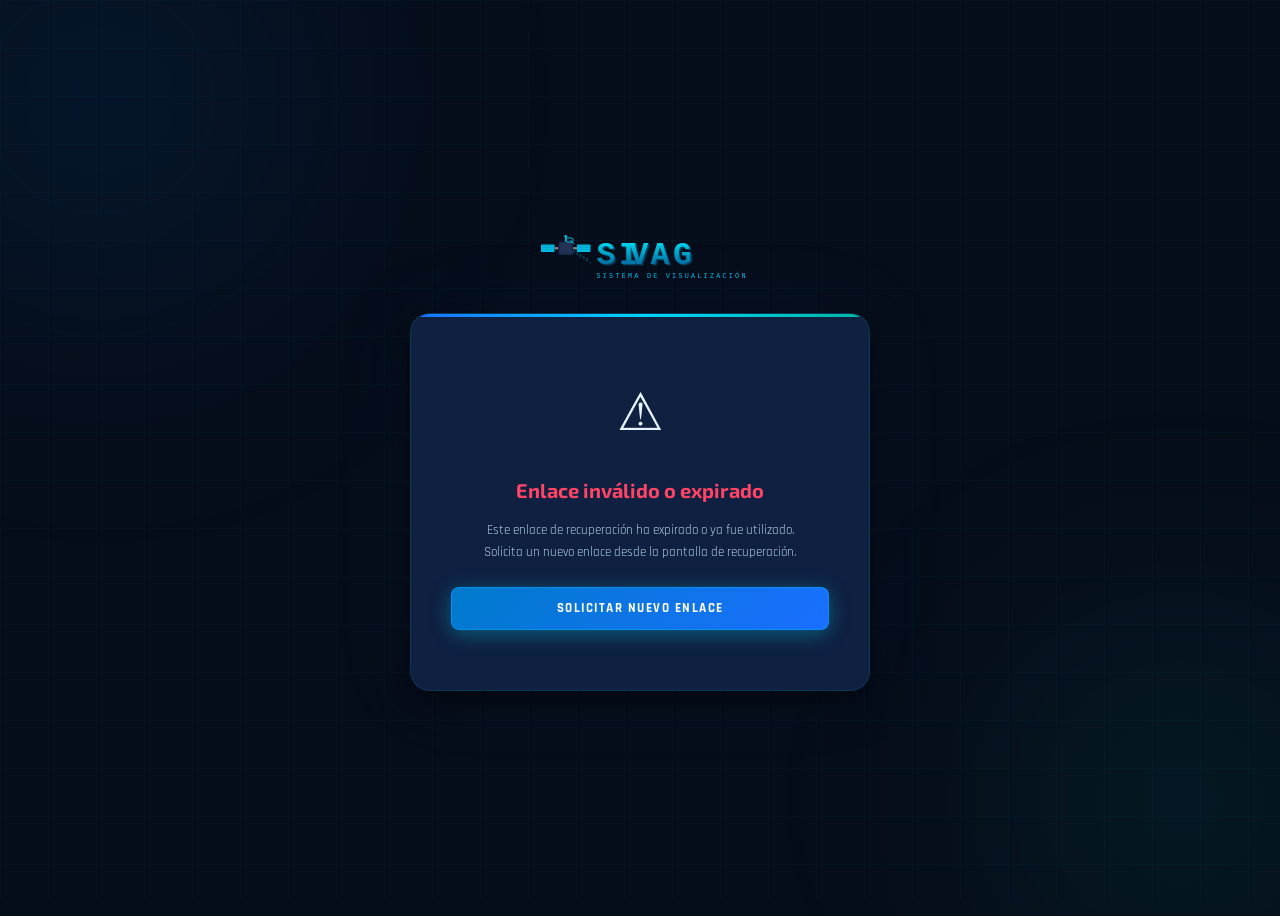
<file: frontend/recuperar-confirmar.html>
<!DOCTYPE html>
<html lang="es">
<head>
  <meta charset="UTF-8" />
  <meta name="viewport" content="width=device-width, initial-scale=1.0" />
  <title>Nueva contraseña — SIVAG</title>
  <link rel="stylesheet" href="css/sivag.css" />
</head>
<body>
  <div class="sv-bg-grid"></div>
  <div class="sv-bg-orb sv-bg-orb-1"></div>
  <div class="sv-bg-orb sv-bg-orb-2"></div>

  <div class="sv-auth-page">
    <div class="sv-auth-container sv-page">

      <a href="index.html">
        <img src="assets/logo.svg" alt="SIVAG" class="sv-auth-logo" />
      </a>

      <div class="sv-auth-card">

        <!-- Token inválido -->
        <div id="sv-invalid-view" style="display:none;text-align:center;padding:20px 0;">
          <div style="font-size:52px;margin-bottom:16px;">⚠</div>
          <h2 style="font-family:var(--font-display);font-size:20px;color:var(--accent-red);margin-bottom:8px;">
            Enlace inválido o expirado
          </h2>
          <p style="color:var(--text-secondary);font-size:13px;line-height:1.7;margin-bottom:24px;">
            Este enlace de recuperación ha expirado o ya fue utilizado.<br>
            Solicita un nuevo enlace desde la pantalla de recuperación.
          </p>
          <a href="recuperar.html" class="sv-btn sv-btn-primary sv-btn-block">
            Solicitar nuevo enlace
          </a>
        </div>

        <!-- Formulario nueva contraseña -->
        <div id="sv-form-view">
          <h1 class="sv-auth-title">Nueva contraseña</h1>
          <p class="sv-auth-subtitle">Elige una contraseña segura</p>

          <div id="sv-alert-container"></div>

          <form id="sv-confirmar-form" novalidate>
            <div class="sv-form-group">
              <label class="sv-label" for="password_nuevo">Nueva contraseña</label>
              <div class="sv-input-icon">
                <span class="sv-icon">🔑</span>
                <input
                  type="password"
                  id="password_nuevo"
                  name="password_nuevo"
                  class="sv-input"
                  placeholder="Mínimo 8 caracteres"
                  autocomplete="new-password"
                  required
                />
                <button type="button" class="sv-eye-toggle" id="sv-eye-1">👁</button>
              </div>
              <div class="sv-pw-strength">
                <div class="sv-pw-bar" id="pw-bar-1"></div>
                <div class="sv-pw-bar" id="pw-bar-2"></div>
                <div class="sv-pw-bar" id="pw-bar-3"></div>
                <div class="sv-pw-bar" id="pw-bar-4"></div>
              </div>
              <span class="sv-field-error" id="password_nuevo-error" data-error="password_nuevo"></span>
            </div>

            <div class="sv-form-group">
              <label class="sv-label" for="password_nuevo2">Confirmar contraseña</label>
              <div class="sv-input-icon">
                <span class="sv-icon">🔑</span>
                <input
                  type="password"
                  id="password_nuevo2"
                  name="password_nuevo2"
                  class="sv-input"
                  placeholder="Repite tu nueva contraseña"
                  autocomplete="new-password"
                  required
                />
                <button type="button" class="sv-eye-toggle" id="sv-eye-2">👁</button>
              </div>
              <span class="sv-field-error" id="password_nuevo2-error" data-error="password_nuevo2"></span>
            </div>

            <button type="submit" class="sv-btn sv-btn-primary sv-btn-block sv-btn-lg" id="sv-submit-btn">
              🔒 Restablecer contraseña
            </button>
          </form>
        </div>

        <!-- Éxito -->
        <div id="sv-success-view" style="display:none;text-align:center;padding:20px 0;">
          <div style="font-size:52px;margin-bottom:16px;">✅</div>
          <h2 style="font-family:var(--font-display);font-size:20px;color:var(--text-primary);margin-bottom:8px;">
            Contraseña restablecida
          </h2>
          <p style="color:var(--text-secondary);font-size:13px;line-height:1.7;margin-bottom:24px;">
            Tu contraseña ha sido cambiada exitosamente.<br>
            Ya puedes iniciar sesión con tu nueva contraseña.
          </p>
          <a href="login.html" class="sv-btn sv-btn-primary sv-btn-block sv-btn-lg">
            Iniciar sesión →
          </a>
        </div>

      </div>
    </div>
  </div>

  <script type="module">
    import { confirmarRecuperacion } from './js/auth.js';
    import { showAlert, clearAlert, showFieldErrors, clearFieldErrors, setButtonLoading } from './js/ui.js';

    // Extraer token de la URL
    const params = new URLSearchParams(window.location.search);
    const token  = params.get('token');

    if (!token) {
      document.getElementById('sv-form-view').style.display = 'none';
      document.getElementById('sv-invalid-view').style.display = 'block';
    }

    // Toggle ojos
    function makeEyeToggle(btnId, inputId) {
      document.getElementById(btnId)?.addEventListener('click', () => {
        const inp = document.getElementById(inputId);
        inp.type = inp.type === 'text' ? 'password' : 'text';
        document.getElementById(btnId).textContent = inp.type === 'text' ? '🙈' : '👁';
      });
    }
    makeEyeToggle('sv-eye-1', 'password_nuevo');
    makeEyeToggle('sv-eye-2', 'password_nuevo2');

    // Fuerza de contraseña
    document.getElementById('password_nuevo')?.addEventListener('input', function () {
      const v = this.value;
      const score = [
        v.length >= 8,
        /[A-Z]/.test(v),
        /[0-9]/.test(v),
        /[^A-Za-z0-9]/.test(v),
      ].filter(Boolean).length;
      const classes = ['', 'weak', 'fair', 'good', 'strong'];
      for (let i = 1; i <= 4; i++) {
        const bar = document.getElementById(`pw-bar-${i}`);
        bar.className = 'sv-pw-bar';
        if (i <= score) bar.classList.add(classes[score]);
      }
    });

    const form      = document.getElementById('sv-confirmar-form');
    const submitBtn = document.getElementById('sv-submit-btn');

    form?.addEventListener('submit', async (e) => {
      e.preventDefault();
      clearAlert('sv-alert-container');
      clearFieldErrors('sv-confirmar-form');

      const password_nuevo  = document.getElementById('password_nuevo').value;
      const password_nuevo2 = document.getElementById('password_nuevo2').value;

      if (password_nuevo !== password_nuevo2) {
        showFieldErrors({ password_nuevo2: 'Las contraseñas no coinciden.' });
        return;
      }

      if (password_nuevo.length < 8) {
        showFieldErrors({ password_nuevo: 'La contraseña debe tener al menos 8 caracteres.' });
        return;
      }

      setButtonLoading(submitBtn, true);

      try {
        await confirmarRecuperacion(token, password_nuevo, password_nuevo2);
        document.getElementById('sv-form-view').style.display   = 'none';
        document.getElementById('sv-success-view').style.display = 'block';
      } catch (err) {
        setButtonLoading(submitBtn, false);
        const fieldErrors = err.getFieldErrors?.() || {};
        if (fieldErrors.token) {
          // Token inválido
          document.getElementById('sv-form-view').style.display  = 'none';
          document.getElementById('sv-invalid-view').style.display = 'block';
        } else if (Object.keys(fieldErrors).length > 0) {
          showFieldErrors(fieldErrors, 'sv-confirmar-form');
        } else {
          showAlert('sv-alert-container', err.message || 'Error al restablecer la contraseña.', 'error');
        }
      }
    });
  </script>
</body>
</html>
</file>
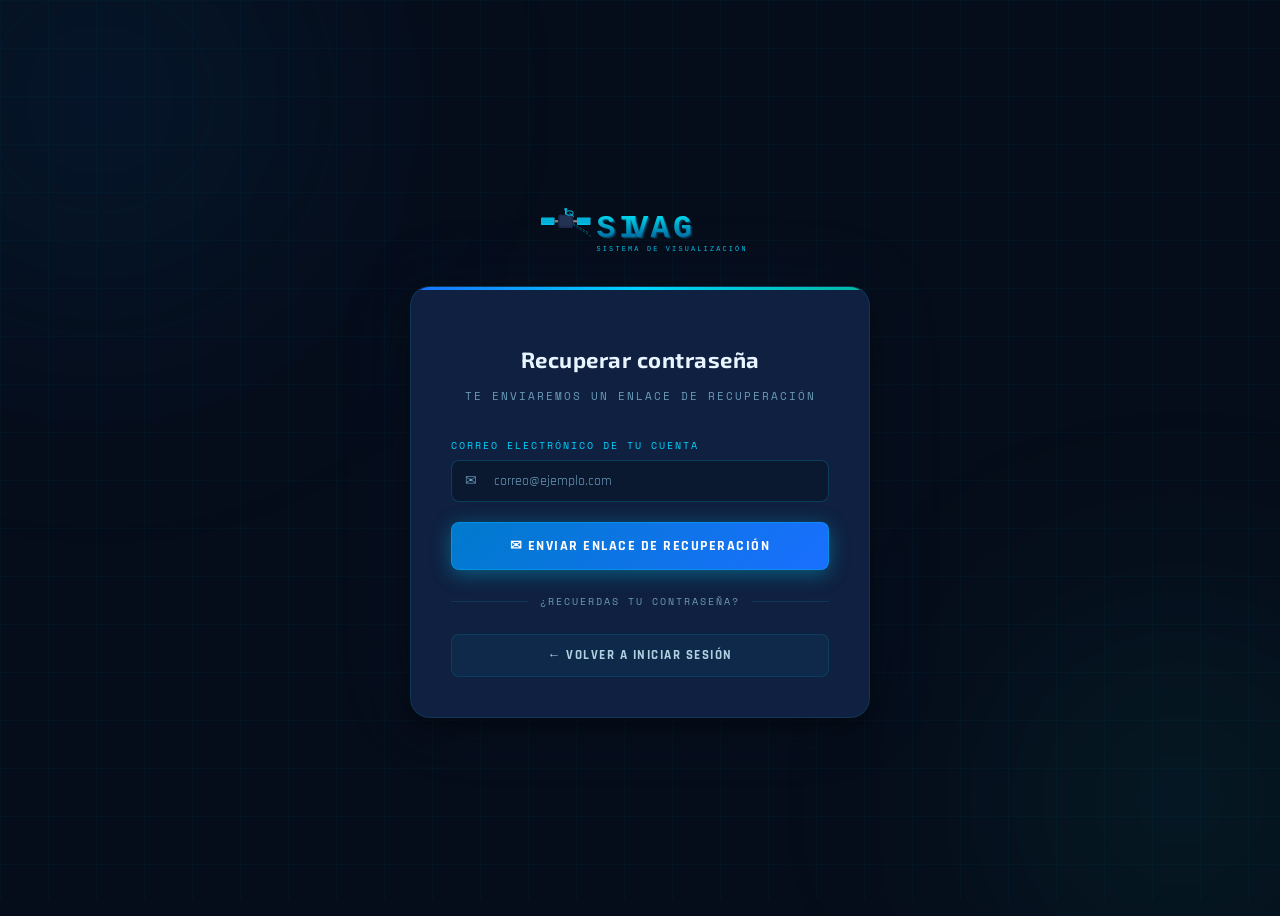
<file: frontend/recuperar.html>
<!DOCTYPE html>
<html lang="es">
<head>
  <meta charset="UTF-8" />
  <meta name="viewport" content="width=device-width, initial-scale=1.0" />
  <title>Recuperar contraseña — SIVAG</title>
  <link rel="stylesheet" href="css/sivag.css" />
</head>
<body>
  <div class="sv-bg-grid"></div>
  <div class="sv-bg-orb sv-bg-orb-1"></div>
  <div class="sv-bg-orb sv-bg-orb-2"></div>

  <div class="sv-auth-page">
    <div class="sv-auth-container sv-page">

      <a href="index.html">
        <img src="assets/logo.svg" alt="SIVAG" class="sv-auth-logo" />
      </a>

      <div class="sv-auth-card">

        <!-- Estado: formulario -->
        <div id="sv-form-view">
          <h1 class="sv-auth-title">Recuperar contraseña</h1>
          <p class="sv-auth-subtitle">Te enviaremos un enlace de recuperación</p>

          <div id="sv-alert-container"></div>

          <form id="sv-recuperar-form" novalidate>
            <div class="sv-form-group">
              <label class="sv-label" for="email">Correo electrónico de tu cuenta</label>
              <div class="sv-input-icon">
                <span class="sv-icon">✉</span>
                <input
                  type="email"
                  id="email"
                  name="email"
                  class="sv-input"
                  placeholder="correo@ejemplo.com"
                  autocomplete="email"
                  required
                />
              </div>
              <span class="sv-field-error" id="email-error" data-error="email"></span>
            </div>

            <button type="submit" class="sv-btn sv-btn-primary sv-btn-block sv-btn-lg" id="sv-submit-btn">
              ✉ Enviar enlace de recuperación
            </button>
          </form>
        </div>

        <!-- Estado: enviado -->
        <div id="sv-sent-view" style="display:none;text-align:center;padding:20px 0;">
          <div style="font-size:52px;margin-bottom:16px;">📬</div>
          <h2 style="font-family:var(--font-display);font-size:20px;color:var(--text-primary);margin-bottom:8px;">
            Enlace enviado
          </h2>
          <p style="color:var(--text-secondary);font-size:13px;line-height:1.7;margin-bottom:24px;">
            Si existe una cuenta asociada a ese correo, recibirás un enlace para restablecer tu contraseña.<br>
            El enlace expira en <span style="color:var(--accent-cyan);">1 hora</span>.
          </p>
          <a href="login.html" class="sv-btn sv-btn-outline sv-btn-block">
            ← Volver a iniciar sesión
          </a>
        </div>

        <div class="sv-divider-text" id="sv-divider-back">¿Recuerdas tu contraseña?</div>
        <a href="login.html" class="sv-btn sv-btn-ghost sv-btn-block" id="sv-back-link">
          ← Volver a iniciar sesión
        </a>
      </div>

    </div>
  </div>

  <script type="module">
    import { solicitarRecuperacion } from './js/auth.js';
    import { showAlert, clearAlert, showFieldErrors, setButtonLoading } from './js/ui.js';

    const form      = document.getElementById('sv-recuperar-form');
    const submitBtn = document.getElementById('sv-submit-btn');

    form.addEventListener('submit', async (e) => {
      e.preventDefault();
      clearAlert('sv-alert-container');

      const email = document.getElementById('email').value.trim();
      if (!email) {
        showFieldErrors({ email: 'Ingresa tu correo electrónico.' });
        return;
      }

      setButtonLoading(submitBtn, true);

      try {
        await solicitarRecuperacion(email);
        // Siempre mostrar éxito (el backend no revela si el email existe)
        document.getElementById('sv-form-view').style.display = 'none';
        document.getElementById('sv-sent-view').style.display = 'block';
        document.getElementById('sv-divider-back').style.display = 'none';
        document.getElementById('sv-back-link').style.display = 'none';
      } catch (err) {
        setButtonLoading(submitBtn, false);
        showAlert('sv-alert-container', err.message || 'Error al procesar la solicitud.', 'error');
      }
    });
  </script>
</body>
</html>
</file>
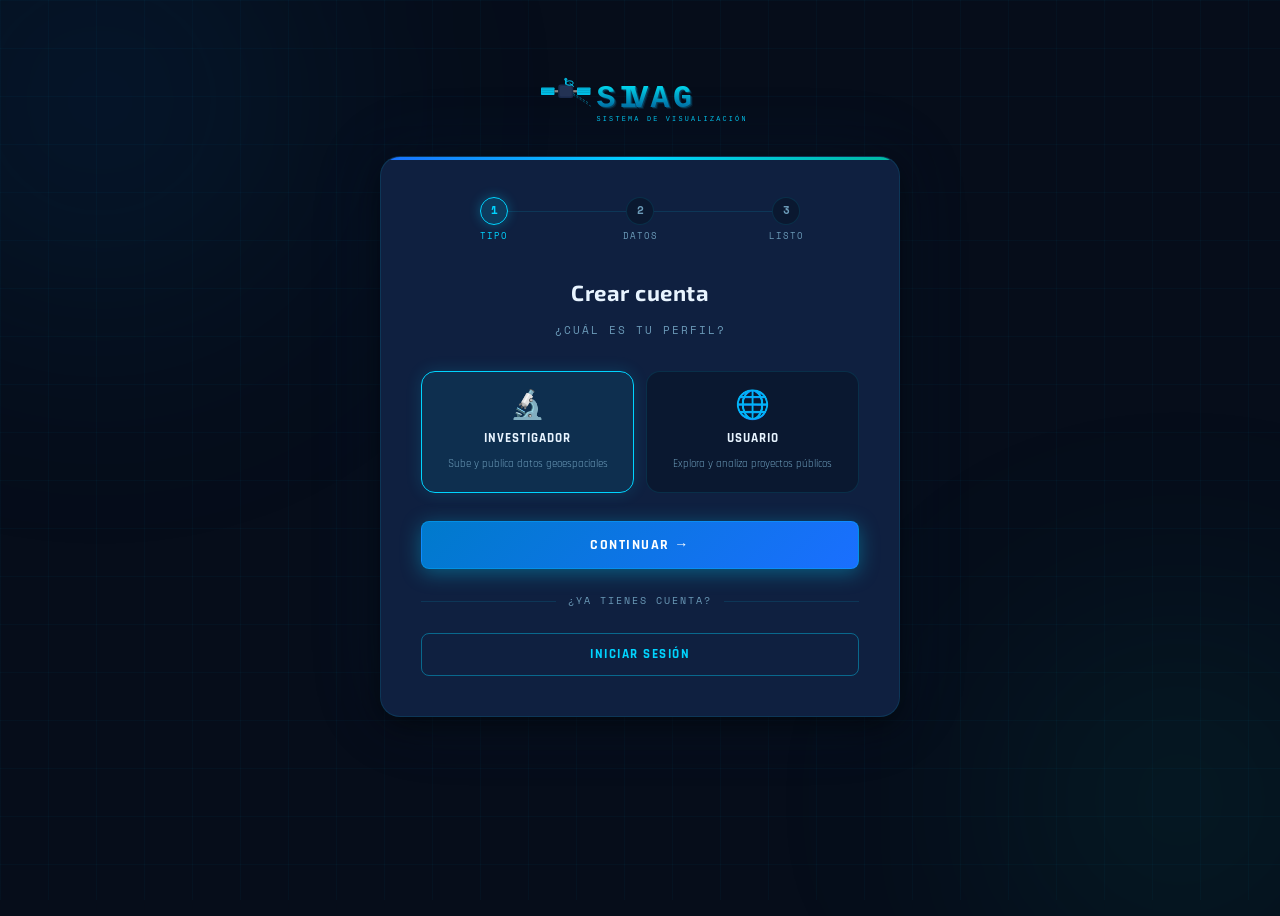
<file: frontend/registro.html>
<!DOCTYPE html>
<html lang="es">
<head>
  <meta charset="UTF-8" />
  <meta name="viewport" content="width=device-width, initial-scale=1.0" />
  <title>Crear cuenta — SIVAG</title>
  <link rel="stylesheet" href="css/sivag.css" />
  <style>
    .sv-form-row {
      display: grid;
      grid-template-columns: 1fr 1fr;
      gap: 16px;
    }
    @media (max-width: 520px) {
      .sv-form-row { grid-template-columns: 1fr; }
    }
    .sv-step-content { display: none; }
    .sv-step-content.active { display: block; animation: fadeInUp 0.35s ease; }
  </style>
</head>
<body>
  <div class="sv-bg-grid"></div>
  <div class="sv-bg-orb sv-bg-orb-1"></div>
  <div class="sv-bg-orb sv-bg-orb-2"></div>

  <div class="sv-auth-page" style="align-items:flex-start;padding-top:60px;">
    <div class="sv-auth-container sv-page" style="max-width:520px;">

      <a href="index.html">
        <img src="assets/logo.svg" alt="SIVAG" class="sv-auth-logo" />
      </a>

      <div class="sv-auth-card">
        <!-- Stepper -->
        <div class="sv-stepper" id="sv-stepper">
          <div class="sv-step active" id="step-indicator-1">
            <div class="sv-step-num">1</div>
            <span class="sv-step-label">Tipo</span>
          </div>
          <div class="sv-step" id="step-indicator-2">
            <div class="sv-step-num">2</div>
            <span class="sv-step-label">Datos</span>
          </div>
          <div class="sv-step" id="step-indicator-3">
            <div class="sv-step-num">3</div>
            <span class="sv-step-label">Listo</span>
          </div>
        </div>

        <div id="sv-alert-container"></div>

        <!-- PASO 1: Selección de tipo -->
        <div class="sv-step-content active" id="sv-step-1">
          <h1 class="sv-auth-title">Crear cuenta</h1>
          <p class="sv-auth-subtitle">¿Cuál es tu perfil?</p>

          <div class="sv-role-selector">
            <div class="sv-role-option">
              <input type="radio" name="tipo_usuario" id="tipo-investigador" value="INVESTIGADOR" checked />
              <label class="sv-role-label" for="tipo-investigador">
                <span class="sv-role-icon">🔬</span>
                <span class="sv-role-name">Investigador</span>
                <span class="sv-role-desc">Sube y publica datos geoespaciales</span>
              </label>
            </div>
            <div class="sv-role-option">
              <input type="radio" name="tipo_usuario" id="tipo-normal" value="NORMAL" />
              <label class="sv-role-label" for="tipo-normal">
                <span class="sv-role-icon">🌐</span>
                <span class="sv-role-name">Usuario</span>
                <span class="sv-role-desc">Explora y analiza proyectos públicos</span>
              </label>
            </div>
          </div>

          <button type="button" class="sv-btn sv-btn-primary sv-btn-block sv-btn-lg" id="sv-next-btn">
            Continuar →
          </button>

          <div class="sv-divider-text">¿Ya tienes cuenta?</div>
          <a href="login.html" class="sv-btn sv-btn-outline sv-btn-block">Iniciar sesión</a>
        </div>

        <!-- PASO 2: Formulario -->
        <div class="sv-step-content" id="sv-step-2">
          <h1 class="sv-auth-title" id="sv-form-title">Datos del Investigador</h1>
          <p class="sv-auth-subtitle" id="sv-form-subtitle">Completa tu información</p>

          <form id="sv-registro-form" novalidate>
            <div class="sv-form-row">
              <div class="sv-form-group">
                <label class="sv-label" for="first_name">Nombre(s)</label>
                <input type="text" id="first_name" name="first_name" class="sv-input" placeholder="Ana" required />
                <span class="sv-field-error" id="first_name-error" data-error="first_name"></span>
              </div>
              <div class="sv-form-group">
                <label class="sv-label" for="last_name">Apellidos</label>
                <input type="text" id="last_name" name="last_name" class="sv-input" placeholder="García" required />
                <span class="sv-field-error" id="last_name-error" data-error="last_name"></span>
              </div>
            </div>

            <!-- Campo especialidad — solo investigador -->
            <div class="sv-form-group" id="sv-especialidad-group">
              <label class="sv-label" for="especialidad">Especialidad</label>
              <input type="text" id="especialidad" name="especialidad" class="sv-input" placeholder="Teledetección, SIG, Hidrología..." />
              <span class="sv-field-error" id="especialidad-error" data-error="especialidad"></span>
            </div>

            <div class="sv-form-group">
              <label class="sv-label" for="fecha_nacimiento">Fecha de nacimiento</label>
              <input type="date" id="fecha_nacimiento" name="fecha_nacimiento" class="sv-input" required />
              <span class="sv-field-error" id="fecha_nacimiento-error" data-error="fecha_nacimiento"></span>
            </div>

            <div class="sv-form-group">
              <label class="sv-label" for="username">Nombre de usuario</label>
              <div class="sv-input-icon">
                <span class="sv-icon">@</span>
                <input type="text" id="username" name="username" class="sv-input" placeholder="ana_garcia" autocomplete="username" required />
              </div>
              <span class="sv-field-error" id="username-error" data-error="username"></span>
            </div>

            <div class="sv-form-group">
              <label class="sv-label" for="email">Correo electrónico</label>
              <div class="sv-input-icon">
                <span class="sv-icon">✉</span>
                <input type="email" id="email" name="email" class="sv-input" placeholder="ana@ejemplo.com" autocomplete="email" required />
              </div>
              <span class="sv-field-error" id="email-error" data-error="email"></span>
            </div>

            <div class="sv-form-group">
              <label class="sv-label" for="password">Contraseña</label>
              <div class="sv-input-icon">
                <span class="sv-icon">🔑</span>
                <input type="password" id="password" name="password" class="sv-input" placeholder="Mínimo 8 caracteres" autocomplete="new-password" required />
                <button type="button" class="sv-eye-toggle" id="sv-eye-1" aria-label="Ver contraseña">👁</button>
              </div>
              <div class="sv-pw-strength">
                <div class="sv-pw-bar" id="pw-bar-1"></div>
                <div class="sv-pw-bar" id="pw-bar-2"></div>
                <div class="sv-pw-bar" id="pw-bar-3"></div>
                <div class="sv-pw-bar" id="pw-bar-4"></div>
              </div>
              <span class="sv-field-error" id="password-error" data-error="password"></span>
            </div>

            <div class="sv-form-group">
              <label class="sv-label" for="password2">Confirmar contraseña</label>
              <div class="sv-input-icon">
                <span class="sv-icon">🔑</span>
                <input type="password" id="password2" name="password2" class="sv-input" placeholder="Repite tu contraseña" autocomplete="new-password" required />
                <button type="button" class="sv-eye-toggle" id="sv-eye-2" aria-label="Ver contraseña">👁</button>
              </div>
              <span class="sv-field-error" id="password2-error" data-error="password2"></span>
            </div>

            <div style="display:flex;gap:12px;margin-top:4px;">
              <button type="button" class="sv-btn sv-btn-ghost" id="sv-back-btn" style="flex:0 0 auto;">
                ← Atrás
              </button>
              <button type="submit" class="sv-btn sv-btn-primary sv-btn-block sv-btn-lg" id="sv-submit-btn">
                ◈ Crear cuenta
              </button>
            </div>
          </form>
        </div>

        <!-- PASO 3: Éxito -->
        <div class="sv-step-content" id="sv-step-3">
          <div style="text-align:center;padding:20px 0;">
            <div style="font-size:56px;margin-bottom:16px;">🛰</div>
            <h1 class="sv-auth-title">¡Cuenta creada!</h1>
            <p style="color:var(--text-secondary);font-size:14px;margin:12px 0 28px;">
              Tu cuenta SIVAG ha sido creada exitosamente.<br>
              Ya puedes iniciar sesión y comenzar a explorar.
            </p>
            <a href="login.html" class="sv-btn sv-btn-primary sv-btn-block sv-btn-lg">
              Iniciar sesión →
            </a>
          </div>
        </div>
      </div>

    </div>
  </div>

  <script type="module">
    import { registroInvestigador, registroNormal } from './js/auth.js';
    import { Router } from './js/router.js';
    import { showAlert, clearAlert, showFieldErrors, clearFieldErrors, setButtonLoading } from './js/ui.js';

    Router.redirectIfAuthenticated();

    let currentRole = 'INVESTIGADOR';
    let currentStep = 1;

    // Paso 1: seleccionar tipo
    document.getElementById('sv-next-btn').addEventListener('click', () => {
      currentRole = document.querySelector('input[name="tipo_usuario"]:checked')?.value || 'INVESTIGADOR';
      setStep(2);

      // Ajustar UI según rol
      const isInv = currentRole === 'INVESTIGADOR';
      document.getElementById('sv-form-title').textContent     = isInv ? 'Datos del Investigador' : 'Datos del Usuario';
      document.getElementById('sv-especialidad-group').style.display = isInv ? 'block' : 'none';
      document.getElementById('especialidad').required = isInv;
    });

    // Paso 2: volver
    document.getElementById('sv-back-btn').addEventListener('click', () => setStep(1));

    function setStep(n) {
      currentStep = n;
      document.querySelectorAll('.sv-step-content').forEach((el, i) => {
        el.classList.toggle('active', i + 1 === n);
      });
      // Stepper indicators
      for (let i = 1; i <= 3; i++) {
        const el = document.getElementById(`step-indicator-${i}`);
        el.classList.toggle('active', i === n);
        el.classList.toggle('completed', i < n);
      }
    }

    // Toggle contraseñas
    function makeEyeToggle(btnId, inputId) {
      document.getElementById(btnId).addEventListener('click', () => {
        const inp = document.getElementById(inputId);
        inp.type = inp.type === 'text' ? 'password' : 'text';
        document.getElementById(btnId).textContent = inp.type === 'text' ? '🙈' : '👁';
      });
    }
    makeEyeToggle('sv-eye-1', 'password');
    makeEyeToggle('sv-eye-2', 'password2');

    // Fuerza de contraseña
    document.getElementById('password').addEventListener('input', function () {
      const v = this.value;
      const score = [
        v.length >= 8,
        /[A-Z]/.test(v),
        /[0-9]/.test(v),
        /[^A-Za-z0-9]/.test(v),
      ].filter(Boolean).length;

      const classes = ['', 'weak', 'fair', 'good', 'strong'];
      for (let i = 1; i <= 4; i++) {
        const bar = document.getElementById(`pw-bar-${i}`);
        bar.className = 'sv-pw-bar';
        if (i <= score) bar.classList.add(classes[score]);
      }
    });

    // Submit registro
    const form = document.getElementById('sv-registro-form');
    const submitBtn = document.getElementById('sv-submit-btn');

    form.addEventListener('submit', async (e) => {
      e.preventDefault();
      clearAlert('sv-alert-container');
      clearFieldErrors('sv-registro-form');

      const data = {
        first_name:       document.getElementById('first_name').value.trim(),
        last_name:        document.getElementById('last_name').value.trim(),
        username:         document.getElementById('username').value.trim(),
        email:            document.getElementById('email').value.trim(),
        fecha_nacimiento: document.getElementById('fecha_nacimiento').value,
        password:         document.getElementById('password').value,
        password2:        document.getElementById('password2').value,
      };

      if (currentRole === 'INVESTIGADOR') {
        data.especialidad = document.getElementById('especialidad').value.trim();
      }

      // Validación básica
      if (data.password !== data.password2) {
        showFieldErrors({ password2: 'Las contraseñas no coinciden.' });
        return;
      }

      setButtonLoading(submitBtn, true);

      try {
        if (currentRole === 'INVESTIGADOR') {
          await registroInvestigador(data);
        } else {
          await registroNormal(data);
        }

        setStep(3);
      } catch (err) {
        setButtonLoading(submitBtn, false);
        const fieldErrors = err.getFieldErrors?.() || {};
        if (Object.keys(fieldErrors).length > 0) {
          showFieldErrors(fieldErrors, 'sv-registro-form');
        } else {
          showAlert('sv-alert-container', err.message || 'Error al crear la cuenta.', 'error');
        }
      }
    });
  </script>
</body>
</html>
</file>
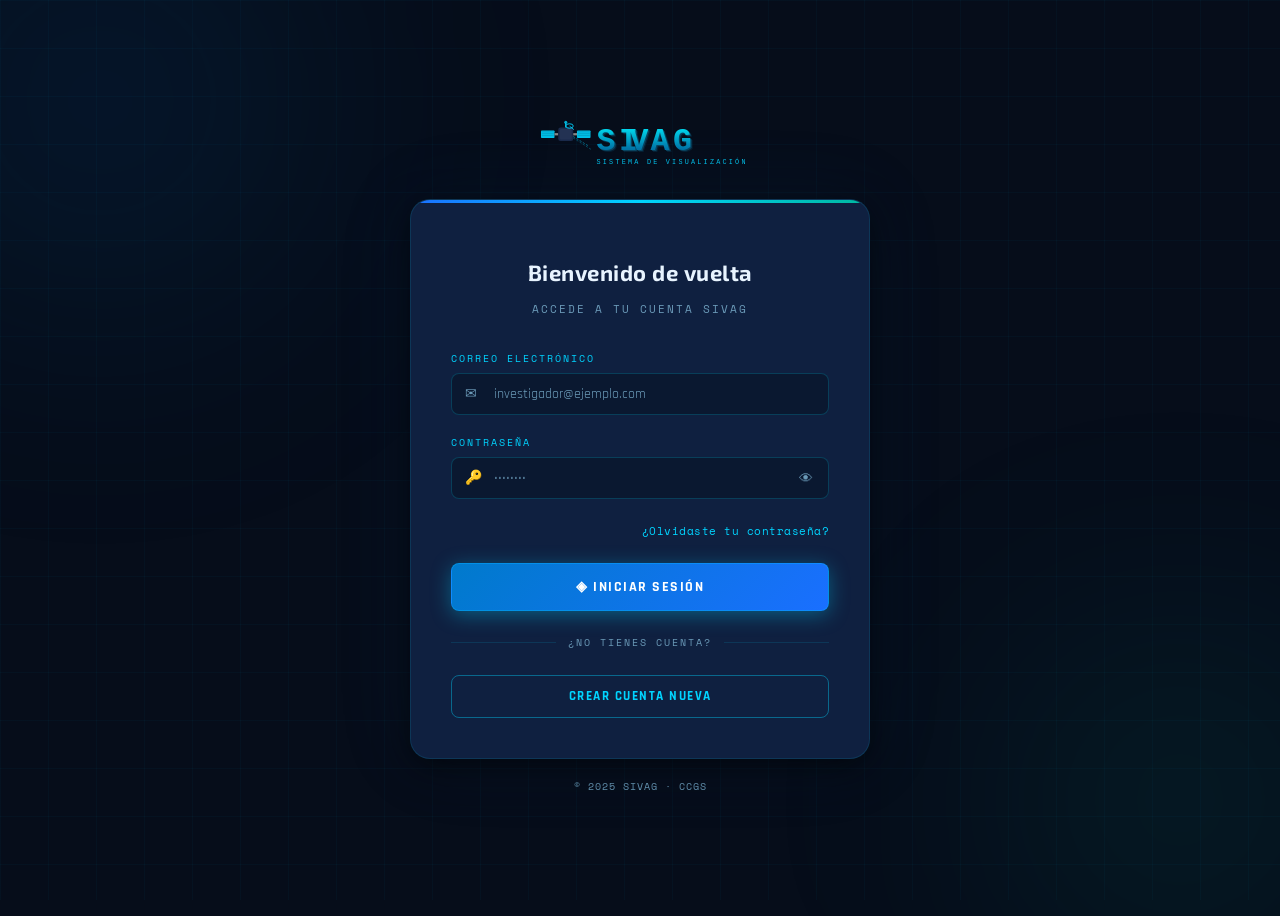
<file: frontend/subir-capa.html>
<!DOCTYPE html>
<html lang="es">
<head>
  <meta charset="UTF-8" />
  <meta name="viewport" content="width=device-width, initial-scale=1.0" />
  <title>Subir Capa — SIVAG</title>
  <link rel="stylesheet" href="css/sivag.css" />
  <style>
    /* ── Layout principal ───────────────────────────────── */
    .sv-upload-page {
      min-height: 100vh;
      position: relative;
      z-index: 1;
    }

    .sv-upload-header {
      padding: 32px 0 24px;
      border-bottom: 1px solid var(--border-dim);
      margin-bottom: 32px;
    }

    .sv-upload-grid {
      display: grid;
      grid-template-columns: 1fr 360px;
      gap: 28px;
      align-items: start;
    }

    @media (max-width: 900px) {
      .sv-upload-grid { grid-template-columns: 1fr; }
    }

    /* ── Drop Zone ──────────────────────────────────────── */
    .sv-dropzone {
      border: 2px dashed var(--border-dim);
      border-radius: var(--radius-xl);
      background: var(--bg-card);
      padding: 48px 32px;
      text-align: center;
      transition: var(--transition);
      cursor: pointer;
      position: relative;
      overflow: hidden;
      min-height: 240px;
      display: flex;
      flex-direction: column;
      align-items: center;
      justify-content: center;
      gap: 12px;
    }

    .sv-dropzone::before {
      content: '';
      position: absolute;
      inset: 0;
      background: radial-gradient(circle at 50% 50%, rgba(0,212,255,0.04) 0%, transparent 70%);
      opacity: 0;
      transition: var(--transition);
    }

    .sv-dropzone:hover,
    .sv-dropzone.dragover {
      border-color: var(--accent-cyan);
      background: rgba(0, 212, 255, 0.04);
      box-shadow: 0 0 40px rgba(0, 212, 255, 0.12);
    }

    .sv-dropzone:hover::before,
    .sv-dropzone.dragover::before {
      opacity: 1;
    }

    .sv-dropzone.dragover {
      border-color: var(--accent-teal);
      background: rgba(0, 184, 160, 0.06);
      transform: scale(1.01);
    }

    .sv-dropzone.has-file {
      border-color: var(--accent-teal);
      border-style: solid;
      background: rgba(0, 184, 160, 0.06);
    }

    .sv-dropzone-icon {
      width: 72px;
      height: 72px;
      border-radius: 50%;
      background: var(--bg-glass);
      border: 1px solid var(--border-dim);
      display: flex;
      align-items: center;
      justify-content: center;
      font-size: 28px;
      margin-bottom: 8px;
      transition: var(--transition);
      position: relative;
    }

    .sv-dropzone:hover .sv-dropzone-icon,
    .sv-dropzone.dragover .sv-dropzone-icon {
      border-color: var(--border-glow);
      box-shadow: var(--shadow-glow);
      transform: translateY(-4px);
    }

    .sv-dropzone-icon-pulse {
      position: absolute;
      inset: -4px;
      border-radius: 50%;
      border: 1px solid var(--accent-cyan);
      opacity: 0;
      animation: pulse-ring 2.5s ease-out infinite;
    }

    @keyframes pulse-ring {
      0%   { transform: scale(0.8); opacity: 0.6; }
      100% { transform: scale(1.4); opacity: 0; }
    }

    .sv-dropzone-title {
      font-family: var(--font-display);
      font-size: 18px;
      font-weight: 700;
      color: var(--text-primary);
    }

    .sv-dropzone-sub {
      font-family: var(--font-mono);
      font-size: 11px;
      color: var(--text-muted);
      letter-spacing: 0.5px;
    }

    .sv-format-badges {
      display: flex;
      gap: 8px;
      flex-wrap: wrap;
      justify-content: center;
      margin-top: 4px;
    }

    .sv-format-badge {
      font-family: var(--font-mono);
      font-size: 10px;
      letter-spacing: 1px;
      padding: 4px 10px;
      border-radius: var(--radius-sm);
      border: 1px solid;
      text-transform: uppercase;
    }

    .sv-format-badge-shape  { color: #00d4ff; border-color: rgba(0,212,255,0.3); background: rgba(0,212,255,0.08); }
    .sv-format-badge-raster { color: #00e5aa; border-color: rgba(0,229,170,0.3); background: rgba(0,229,170,0.08); }
    .sv-format-badge-excel  { color: #ffb700; border-color: rgba(255,183,0,0.3);  background: rgba(255,183,0,0.08);  }

    /* ── File preview card ──────────────────────────────── */
    .sv-file-preview {
      display: none;
      align-items: center;
      gap: 16px;
      padding: 16px 20px;
      background: var(--bg-input);
      border: 1px solid var(--border-dim);
      border-radius: var(--radius-lg);
      margin-top: 20px;
    }

    .sv-file-preview.visible { display: flex; }

    .sv-file-icon {
      width: 48px; height: 48px;
      border-radius: var(--radius-md);
      display: flex;
      align-items: center;
      justify-content: center;
      font-size: 20px;
      flex-shrink: 0;
    }

    .sv-file-icon-shape  { background: rgba(0,212,255,0.12); }
    .sv-file-icon-raster { background: rgba(0,229,170,0.12); }
    .sv-file-icon-excel  { background: rgba(255,183,0,0.12); }

    .sv-file-info { flex: 1; min-width: 0; }

    .sv-file-name {
      font-family: var(--font-mono);
      font-size: 12px;
      font-weight: 700;
      color: var(--text-primary);
      white-space: nowrap;
      overflow: hidden;
      text-overflow: ellipsis;
    }

    .sv-file-meta {
      font-family: var(--font-mono);
      font-size: 10px;
      color: var(--text-muted);
      margin-top: 3px;
    }

    .sv-file-remove {
      background: none;
      border: none;
      color: var(--text-muted);
      cursor: pointer;
      font-size: 18px;
      padding: 4px;
      border-radius: var(--radius-sm);
      transition: var(--transition);
      flex-shrink: 0;
    }

    .sv-file-remove:hover { color: var(--accent-red); }

    /* ── Progress bar ───────────────────────────────────── */
    .sv-progress-wrap {
      display: none;
      margin-top: 20px;
    }

    .sv-progress-wrap.visible { display: block; }

    .sv-progress-header {
      display: flex;
      justify-content: space-between;
      align-items: center;
      margin-bottom: 8px;
    }

    .sv-progress-label {
      font-family: var(--font-mono);
      font-size: 11px;
      color: var(--text-secondary);
      letter-spacing: 0.5px;
    }

    .sv-progress-pct {
      font-family: var(--font-mono);
      font-size: 13px;
      font-weight: 700;
      color: var(--accent-cyan);
    }

    .sv-progress-bar-track {
      width: 100%;
      height: 6px;
      background: var(--bg-input);
      border-radius: 3px;
      overflow: hidden;
    }

    .sv-progress-bar-fill {
      height: 100%;
      border-radius: 3px;
      background: linear-gradient(90deg, var(--accent-cyan), var(--accent-teal));
      width: 0%;
      transition: width 0.3s ease;
      position: relative;
    }

    .sv-progress-bar-fill::after {
      content: '';
      position: absolute;
      right: 0; top: 0; bottom: 0;
      width: 40px;
      background: linear-gradient(90deg, transparent, rgba(255,255,255,0.3));
      animation: shimmer 1.5s ease-in-out infinite;
    }

    @keyframes shimmer {
      0%   { opacity: 0; }
      50%  { opacity: 1; }
      100% { opacity: 0; }
    }

    .sv-progress-phase {
      font-family: var(--font-mono);
      font-size: 10px;
      color: var(--text-muted);
      margin-top: 6px;
      letter-spacing: 0.5px;
    }

    /* ETL status phases */
    .sv-etl-phases {
      display: none;
      margin-top: 16px;
      gap: 8px;
    }

    .sv-etl-phases.visible { display: flex; }

    .sv-etl-phase {
      flex: 1;
      padding: 10px;
      background: var(--bg-input);
      border: 1px solid var(--border-dim);
      border-radius: var(--radius-md);
      text-align: center;
    }

    .sv-etl-phase-icon { font-size: 16px; display: block; margin-bottom: 4px; }
    .sv-etl-phase-label {
      font-family: var(--font-mono);
      font-size: 9px;
      letter-spacing: 0.5px;
      color: var(--text-muted);
      text-transform: uppercase;
    }

    .sv-etl-phase.done  { border-color: rgba(0,229,170,0.4); background: rgba(0,229,170,0.06); }
    .sv-etl-phase.active{ border-color: rgba(0,212,255,0.4); background: rgba(0,212,255,0.06); animation: phase-pulse 1.5s ease-in-out infinite; }
    .sv-etl-phase.error { border-color: rgba(255,68,102,0.4); background: rgba(255,68,102,0.06); }

    @keyframes phase-pulse {
      0%,100% { box-shadow: none; }
      50%      { box-shadow: 0 0 12px rgba(0,212,255,0.3); }
    }

    /* ── Right panel: form ──────────────────────────────── */
    .sv-upload-form-card {
      background: var(--bg-card);
      border: 1px solid var(--border-dim);
      border-radius: var(--radius-xl);
      padding: 28px;
    }

    .sv-upload-form-card h3 {
      font-family: var(--font-display);
      font-size: 16px;
      font-weight: 700;
      color: var(--text-primary);
      margin: 0 0 6px;
    }

    .sv-upload-form-card .sv-section-sub {
      font-family: var(--font-mono);
      font-size: 10px;
      letter-spacing: 1px;
      color: var(--text-muted);
      text-transform: uppercase;
      margin-bottom: 24px;
    }

    /* Validation hints */
    .sv-validation-hints {
      margin-top: 16px;
      padding: 14px 16px;
      background: var(--bg-glass);
      border: 1px solid var(--border-dim);
      border-radius: var(--radius-md);
      font-family: var(--font-mono);
      font-size: 10px;
      color: var(--text-muted);
      line-height: 1.8;
      letter-spacing: 0.3px;
    }

    .sv-validation-hints strong {
      color: var(--text-secondary);
      display: block;
      margin-bottom: 4px;
      font-size: 10px;
      letter-spacing: 1px;
      text-transform: uppercase;
    }

    /* Result card */
    .sv-result-card {
      display: none;
      margin-top: 20px;
      padding: 20px;
      border-radius: var(--radius-lg);
      border: 1px solid;
    }

    .sv-result-card.success {
      display: block;
      border-color: rgba(0,229,170,0.4);
      background: rgba(0,229,170,0.06);
    }

    .sv-result-card.error {
      display: block;
      border-color: rgba(255,68,102,0.4);
      background: rgba(255,68,102,0.06);
    }

    .sv-result-title {
      font-family: var(--font-display);
      font-size: 14px;
      font-weight: 700;
      margin-bottom: 8px;
    }

    .sv-result-card.success .sv-result-title { color: var(--accent-green); }
    .sv-result-card.error   .sv-result-title { color: var(--accent-red); }

    .sv-result-meta {
      font-family: var(--font-mono);
      font-size: 11px;
      color: var(--text-secondary);
      line-height: 1.8;
    }

    .sv-result-meta span {
      color: var(--text-primary);
      font-weight: 700;
    }

    .sv-result-actions {
      display: flex;
      gap: 10px;
      margin-top: 16px;
      flex-wrap: wrap;
    }

    /* Error field list */
    .sv-error-list {
      margin-top: 8px;
      padding: 10px 14px;
      background: rgba(0,0,0,0.3);
      border-radius: var(--radius-md);
    }

    .sv-error-item {
      font-family: var(--font-mono);
      font-size: 10px;
      color: var(--accent-red);
      padding: 3px 0;
      border-bottom: 1px solid rgba(255,68,102,0.1);
    }

    .sv-error-item:last-child { border-bottom: none; }
    .sv-error-item strong { color: rgba(255,68,102,0.9); }

    /* Drag animation overlay */
    .sv-drag-overlay {
      position: fixed;
      inset: 0;
      background: rgba(0, 212, 255, 0.05);
      border: 3px dashed var(--accent-cyan);
      z-index: 9999;
      display: none;
      align-items: center;
      justify-content: center;
      pointer-events: none;
    }

    .sv-drag-overlay.visible {
      display: flex;
    }

    .sv-drag-overlay-text {
      font-family: var(--font-display);
      font-size: 28px;
      font-weight: 700;
      color: var(--accent-cyan);
      text-shadow: 0 0 40px rgba(0,212,255,0.6);
      letter-spacing: 3px;
      text-transform: uppercase;
    }

    /* Geometry type select with icons */
    .sv-geom-grid {
      display: grid;
      grid-template-columns: repeat(3, 1fr);
      gap: 8px;
      margin-top: 4px;
    }

    .sv-geom-option {
      display: flex;
      flex-direction: column;
      align-items: center;
      gap: 4px;
      padding: 10px 8px;
      border: 1px solid var(--border-dim);
      border-radius: var(--radius-md);
      cursor: pointer;
      transition: var(--transition);
      font-family: var(--font-mono);
      font-size: 10px;
      color: var(--text-muted);
      letter-spacing: 0.5px;
    }

    .sv-geom-option:hover {
      border-color: var(--border-glow);
      color: var(--text-secondary);
    }

    .sv-geom-option.selected {
      border-color: var(--accent-cyan);
      background: rgba(0,212,255,0.08);
      color: var(--accent-cyan);
    }

    .sv-geom-option .icon { font-size: 18px; }

    /* Hidden file input */
    #sv-file-input { display: none; }

    /* ── Tabla de estructura de columnas CSV/Excel ───── */
    .sv-col-schema { margin-top:14px; border:1px solid var(--border-dim); border-radius:var(--radius-lg); overflow:hidden; }
    .sv-col-schema-header { display:flex; align-items:center; gap:8px; padding:10px 14px; background:var(--bg-glass); border-bottom:1px solid var(--border-dim); font-family:var(--font-mono); font-size:9px; letter-spacing:1.5px; text-transform:uppercase; color:var(--text-muted); }
    .sv-col-schema-table { width:100%; border-collapse:collapse; font-family:var(--font-mono); font-size:10px; }
    .sv-col-schema-table th { padding:6px 14px; text-align:left; color:var(--text-muted); font-size:9px; letter-spacing:1px; text-transform:uppercase; border-bottom:1px solid var(--border-dim); background:var(--bg-input); }
    .sv-col-schema-table td { padding:7px 14px; border-bottom:1px solid rgba(255,255,255,0.03); color:var(--text-secondary); }
    .sv-col-schema-table tr:last-child td { border-bottom:none; }
    .sv-col-schema-table tr.req td:first-child { color:var(--accent-cyan); font-weight:700; }
    .sv-col-schema-badge { display:inline-block; padding:1px 7px; border-radius:var(--radius-sm); font-size:8px; letter-spacing:0.5px; text-transform:uppercase; }
    .sv-col-badge-req  { background:rgba(0,212,255,0.12);   color:var(--accent-cyan); border:1px solid rgba(0,212,255,0.25); }
    .sv-col-badge-opt  { background:rgba(61,106,130,0.2);   color:var(--text-muted);  border:1px solid var(--border-dim); }
    .sv-col-badge-num  { background:rgba(0,229,170,0.1);    color:var(--accent-teal); border:1px solid rgba(0,229,170,0.2); }
    .sv-col-badge-text { background:rgba(199,146,234,0.1);  color:#c792ea;            border:1px solid rgba(199,146,234,0.2); }
    .sv-col-badge-date { background:rgba(255,183,0,0.1);    color:#ffb700;            border:1px solid rgba(255,183,0,0.2); }
    .sv-col-schema-note { padding:8px 14px; background:rgba(0,212,255,0.04); border-top:1px solid var(--border-dim); font-family:var(--font-mono); font-size:9px; color:var(--text-muted); line-height:1.7; letter-spacing:0.3px; }
  </style>
</head>
<body>
  <!-- Background -->
  <div class="sv-bg-grid"></div>
  <div class="sv-bg-orb sv-bg-orb-1"></div>
  <div class="sv-bg-orb sv-bg-orb-2"></div>

  <!-- Drag overlay global -->
  <div class="sv-drag-overlay" id="sv-drag-overlay">
    <div class="sv-drag-overlay-text">⬇ Soltar archivo aquí</div>
  </div>

  <!-- Navbar -->
  <nav class="sv-navbar" id="sv-main-navbar">
    <a href="index.html" class="sv-navbar-logo">
      <span class="sv-logo-mark">◈</span>
      <span class="sv-logo-text">SIVAG</span>
    </a>
    <ul class="sv-navbar-nav" id="sv-navbar-nav"></ul>
    <div id="sv-user-badge-wrap"></div>
    <button class="sv-navbar-toggler" id="sv-navbar-toggler">☰</button>
  </nav>

  <div class="sv-upload-page">
    <div class="sv-container" style="max-width:1200px;margin:0 auto;padding:0 24px;">

      <!-- Header -->
      <div class="sv-upload-header">
        <div style="display:flex;align-items:center;gap:12px;margin-bottom:6px;">
          <a href="panel.html" class="sv-btn sv-btn-ghost sv-btn-sm">← Mi Panel</a>
          <div style="width:1px;height:20px;background:var(--border-dim);"></div>
          <span class="sv-tag sv-tag-cyan">Ingesta de Capa</span>
        </div>
        <h1 style="font-family:var(--font-display);font-size:26px;font-weight:900;margin:12px 0 6px;">
          Subir Capa Geoespacial
        </h1>
        <p style="font-family:var(--font-mono);font-size:11px;color:var(--text-muted);letter-spacing:0.5px;">
          Arrastra o selecciona un archivo Shape (.zip), GeoTIFF (.tif) o Excel/CSV con coordenadas
        </p>
      </div>

      <div id="sv-page-alert" style="margin-bottom:16px;"></div>

      <!-- Main grid -->
      <div class="sv-upload-grid">

        <!-- LEFT: Drop zone + progress -->
        <div>
          <!-- Drop zone -->
          <div class="sv-dropzone" id="sv-dropzone">
            <div class="sv-dropzone-icon">
              <div class="sv-dropzone-icon-pulse"></div>
              <span id="sv-dropzone-icon-emoji">📂</span>
            </div>
            <div class="sv-dropzone-title" id="sv-dropzone-title">
              Arrastra tu archivo aquí
            </div>
            <div class="sv-dropzone-sub">o haz clic para seleccionar</div>
            <div class="sv-format-badges">
              <span class="sv-format-badge sv-format-badge-shape">.zip Shapefile</span>
              <span class="sv-format-badge sv-format-badge-raster">.tif GeoTIFF</span>
              <span class="sv-format-badge sv-format-badge-excel">.xlsx Excel</span>
              <span class="sv-format-badge sv-format-badge-excel">.csv CSV</span>
            </div>
            <div style="margin-top:8px;font-family:var(--font-mono);font-size:10px;color:var(--text-muted);">
              Tamaño máximo: 100 MB
            </div>
            <input type="file" id="sv-file-input"
              accept=".zip,.tif,.tiff,.xlsx,.csv" />
          </div>

          <!-- File preview -->
          <div class="sv-file-preview" id="sv-file-preview">
            <div class="sv-file-icon" id="sv-file-icon">📄</div>
            <div class="sv-file-info">
              <div class="sv-file-name" id="sv-file-name">archivo.zip</div>
              <div class="sv-file-meta" id="sv-file-meta">0 KB · Shape ZIP</div>
            </div>
            <button class="sv-file-remove" id="sv-file-remove" title="Quitar archivo">✕</button>
          </div>

          <!-- Progress bar -->
          <div class="sv-progress-wrap" id="sv-progress-wrap">
            <div class="sv-progress-header">
              <span class="sv-progress-label" id="sv-progress-label">Subiendo archivo...</span>
              <span class="sv-progress-pct" id="sv-progress-pct">0%</span>
            </div>
            <div class="sv-progress-bar-track">
              <div class="sv-progress-bar-fill" id="sv-progress-fill"></div>
            </div>
            <div class="sv-progress-phase" id="sv-progress-phase">Preparando transferencia...</div>
          </div>

          <!-- ETL Phases -->
          <div class="sv-etl-phases" id="sv-etl-phases">
            <div class="sv-etl-phase" id="phase-upload">
              <span class="sv-etl-phase-icon">📤</span>
              <span class="sv-etl-phase-label">Subida</span>
            </div>
            <div class="sv-etl-phase" id="phase-validate">
              <span class="sv-etl-phase-icon">🔍</span>
              <span class="sv-etl-phase-label">Validación</span>
            </div>
            <div class="sv-etl-phase" id="phase-transform">
              <span class="sv-etl-phase-icon">⚙️</span>
              <span class="sv-etl-phase-label">Transformación</span>
            </div>
            <div class="sv-etl-phase" id="phase-index">
              <span class="sv-etl-phase-icon">🗂️</span>
              <span class="sv-etl-phase-label">Indexación</span>
            </div>
          </div>

          <!-- Result card -->
          <div class="sv-result-card" id="sv-result-card">
            <div class="sv-result-title" id="sv-result-title">✓ Capa procesada exitosamente</div>
            <div class="sv-result-meta" id="sv-result-meta"></div>
            <div class="sv-result-actions" id="sv-result-actions"></div>
          </div>

          <!-- Validation hints -->
          <div class="sv-validation-hints" id="sv-validation-hints">
            <strong>Requisitos del formato</strong>
            Selecciona un archivo para ver los requisitos específicos de su formato.
          </div>
        </div>

        <!-- RIGHT: Metadata form -->
        <div>
          <div class="sv-upload-form-card">
            <h3>Metadatos de la capa</h3>
            <p class="sv-section-sub">Completa la información antes de subir</p>

            <form id="sv-upload-form" novalidate>

              <!-- Proyecto destino — leído de ?proyecto= en la URL -->
              <input type="hidden" id="capa-proyecto" name="proyecto" value="" />
              <div class="sv-form-group">
                <label class="sv-label">
                  <span class="sv-label-icon">◈</span> Proyecto destino
                </label>
                <div id="sv-proyecto-info"
                  style="display:flex;align-items:center;gap:10px;padding:10px 14px;
                         background:var(--bg-input);border:1px solid var(--border-dim);
                         border-radius:var(--radius-md);">
                  <span style="font-size:18px;" id="sv-proyecto-cat-icon">◈</span>
                  <div style="flex:1;min-width:0;">
                    <div id="sv-proyecto-nombre"
                      style="font-family:var(--font-display);font-size:13px;font-weight:600;
                             color:var(--text-primary);white-space:nowrap;overflow:hidden;
                             text-overflow:ellipsis;">Cargando...</div>
                    <div id="sv-proyecto-meta"
                      style="font-family:var(--font-mono);font-size:9px;
                             color:var(--text-muted);margin-top:2px;letter-spacing:0.5px;">&nbsp;</div>
                  </div>
                  <a href="panel.html"
                    style="font-family:var(--font-mono);font-size:9px;color:var(--accent-cyan);
                           text-decoration:none;letter-spacing:0.5px;flex-shrink:0;"
                    title="Volver al panel para cambiar proyecto">cambiar →</a>
                </div>
                <div class="sv-field-error" id="error-proyecto"></div>
              </div>

              <!-- Nombre de la capa -->
              <div class="sv-form-group">
                <label class="sv-label" for="capa-nombre">
                  <span class="sv-label-icon">▸</span> Nombre de la capa *
                </label>
                <input
                  type="text"
                  id="capa-nombre"
                  name="nombre"
                  class="sv-input"
                  placeholder="Ej: Puntos de muestreo 2024"
                  required
                  maxlength="120"
                />
                <div class="sv-field-error" id="error-nombre"></div>
              </div>

              <!-- Descripción -->
              <div class="sv-form-group">
                <label class="sv-label" for="capa-descripcion">
                  <span class="sv-label-icon">▸</span> Descripción
                </label>
                <textarea
                  id="capa-descripcion"
                  name="descripcion"
                  class="sv-input sv-textarea"
                  placeholder="Describe el contenido y fuente de los datos..."
                  rows="3"
                  maxlength="500"
                ></textarea>
                <div class="sv-field-error" id="error-descripcion"></div>
              </div>

              <!-- Tipo de archivo (auto-detectado) -->
              <div class="sv-form-group">
                <label class="sv-label">
                  <span class="sv-label-icon">▸</span> Tipo de archivo
                </label>
                <div style="display:flex;gap:8px;align-items:center;padding:10px 12px;background:var(--bg-input);border:1px solid var(--border-dim);border-radius:var(--radius-md);">
                  <span id="sv-tipo-icon" style="font-size:16px;">📄</span>
                  <span id="sv-tipo-label" style="font-family:var(--font-mono);font-size:11px;color:var(--text-muted);">
                    Se detectará automáticamente al seleccionar el archivo
                  </span>
                </div>
              </div>

              <!-- Geometría esperada (solo visible para shapes) -->
              <div class="sv-form-group" id="sv-geom-group" style="display:none;">
                <label class="sv-label">
                  <span class="sv-label-icon">▸</span> Tipo de geometría esperada
                </label>
                <div class="sv-geom-grid" id="sv-geom-grid">
                  <div class="sv-geom-option selected" data-value="POINT">
                    <span class="icon">⬤</span>
                    <span>Punto</span>
                  </div>
                  <div class="sv-geom-option" data-value="LINE">
                    <span class="icon">╱</span>
                    <span>Línea</span>
                  </div>
                  <div class="sv-geom-option" data-value="POLYGON">
                    <span class="icon">⬡</span>
                    <span>Polígono</span>
                  </div>
                </div>
                <input type="hidden" id="capa-geometria" name="tipo_geometria" value="POINT" />
              </div>

              <div id="sv-form-alert" style="margin-top:12px;"></div>

              <button
                type="submit"
                class="sv-btn sv-btn-primary sv-btn-block"
                id="sv-submit-btn"
                style="margin-top:20px;"
                disabled
              >
                ◈ Subir y procesar capa
              </button>

              <p style="text-align:center;font-family:var(--font-mono);font-size:9px;color:var(--text-muted);margin-top:12px;letter-spacing:0.5px;">
                El pipeline ETL validará, transformará e indexará automáticamente tu archivo
              </p>
            </form>
          </div>

          <!-- Info card -->
          <div class="sv-upload-form-card" style="margin-top:16px;padding:20px;">
            <div style="font-family:var(--font-mono);font-size:9px;letter-spacing:2px;text-transform:uppercase;color:var(--text-muted);margin-bottom:14px;">
              ℹ Pipeline ETL
            </div>
            <div style="display:flex;flex-direction:column;gap:10px;">
              <div style="display:flex;gap:10px;align-items:flex-start;">
                <span style="color:var(--accent-cyan);font-size:14px;flex-shrink:0;">01</span>
                <div>
                  <div style="font-family:var(--font-display);font-size:12px;font-weight:600;color:var(--text-primary);">Validación de formato</div>
                  <div style="font-size:11px;color:var(--text-muted);">Verificación de estructura, proyección y CRS</div>
                </div>
              </div>
              <div style="display:flex;gap:10px;align-items:flex-start;">
                <span style="color:var(--accent-teal);font-size:14px;flex-shrink:0;">02</span>
                <div>
                  <div style="font-family:var(--font-display);font-size:12px;font-weight:600;color:var(--text-primary);">Conversión a GeoJSON</div>
                  <div style="font-size:11px;color:var(--text-muted);">Reproyección a WGS-84, normalización de atributos</div>
                </div>
              </div>
              <div style="display:flex;gap:10px;align-items:flex-start;">
                <span style="color:var(--accent-green);font-size:14px;flex-shrink:0;">03</span>
                <div>
                  <div style="font-family:var(--font-display);font-size:12px;font-weight:600;color:var(--text-primary);">Indexación en PostGIS</div>
                  <div style="font-size:11px;color:var(--text-muted);">Almacenamiento espacial y cálculo de bbox</div>
                </div>
              </div>
            </div>
          </div>
        </div>
      </div>
    </div>
  </div>

  <!-- Footer -->
  <footer class="sv-footer">
    <p class="sv-footer-text">© 2025 SIVAG · CCGS · Sistema de Inteligencia y Visualización de Activos Geoespaciales</p>
  </footer>

  <script type="module">
    import { renderNavbar, showAlert, clearAlert, showFieldErrors, clearFieldErrors, setButtonLoading } from './js/ui.js';
    import { Router } from './js/router.js';
    import { API, API_BASE, TokenStore } from './js/api.js';

    // Proteger ruta — solo INVESTIGADOR o ADMIN
    if (!Router.requireRole(['INVESTIGADOR', 'ADMIN'])) throw new Error('Unauthorized');
    renderNavbar();

    // ── Estado global ──────────────────────────────────────
    let selectedFile   = null;
    let detectedType   = null;  // 'SHAPE' | 'GEOTIFF' | 'EXCEL' | 'CSV'
    let uploadedCapaId = null;

    const MAX_SIZE_BYTES = 100 * 1024 * 1024; // 100 MB

    // ── Elementos DOM ──────────────────────────────────────
    const dropzone      = document.getElementById('sv-dropzone');
    const fileInput     = document.getElementById('sv-file-input');
    const filePreview   = document.getElementById('sv-file-preview');
    const progressWrap  = document.getElementById('sv-progress-wrap');
    const etlPhases     = document.getElementById('sv-etl-phases');
    const resultCard    = document.getElementById('sv-result-card');
    const submitBtn     = document.getElementById('sv-submit-btn');
    const dragOverlay   = document.getElementById('sv-drag-overlay');
    const geomGroup     = document.getElementById('sv-geom-group');
    const uploadForm    = document.getElementById('sv-upload-form');

    // ── Resolver proyecto desde URL y mostrar info ────────
    const CAT_ICONS = { CLIMA:'🌤', FAUNA:'🦎', AGUA:'💧', SUELO:'🌍', VEGETACION:'🌿', ATMOSFERA:'🌬', OTRO:'◈' };

    async function initProyecto() {
      const urlParams  = new URLSearchParams(window.location.search);
      const proyectoId = urlParams.get('proyecto');

      if (!proyectoId) {
        document.getElementById('sv-proyecto-nombre').textContent  = 'Sin proyecto seleccionado';
        document.getElementById('sv-proyecto-meta').textContent    = 'Vuelve al panel y usa el botón "↑ Capa"';
        document.getElementById('sv-proyecto-cat-icon').textContent = '⚠';
        showAlert('sv-form-alert',
          'No se especificó ningún proyecto. Vuelve al panel y haz clic en "↑ Capa" desde el proyecto al que quieras subir la capa.',
          'warning');
        submitBtn.disabled = true;
        return;
      }

      document.getElementById('capa-proyecto').value = proyectoId;

      try {
        const p = await API.get(`/api/proyectos/${proyectoId}/`);
        const icon = CAT_ICONS[p.categoria] || '◈';
        document.getElementById('sv-proyecto-cat-icon').textContent = icon;
        document.getElementById('sv-proyecto-nombre').textContent   = p.titulo;
        document.getElementById('sv-proyecto-meta').textContent     =
          `${p.categoria || 'OTRO'} · ${p.num_capas || 0} capas · ${(p.total_features||0).toLocaleString()} features`;
      } catch (err) {
        document.getElementById('sv-proyecto-nombre').textContent = 'No se pudo cargar el proyecto';
        document.getElementById('sv-proyecto-meta').textContent   = proyectoId;
        showAlert('sv-form-alert', 'No se pudo cargar la información del proyecto.', 'error');
      }

      updateSubmitState();
    }

    initProyecto();

    // ── Detección de tipo por extensión ────────────────────
    function detectFileType(filename) {
      const ext = filename.split('.').pop().toLowerCase();
      if (ext === 'zip')            return 'SHAPE';
      if (ext === 'tif' || ext === 'tiff') return 'GEOTIFF';
      if (ext === 'xlsx')           return 'EXCEL';
      if (ext === 'csv')            return 'CSV';
      return null;
    }

    function getFileTypeInfo(type) {
      const map = {
        SHAPE:   { label: 'Shapefile (ZIP)',  icon: '🗺️',  color: 'cyan',   class: 'sv-file-icon-shape'  },
        GEOTIFF: { label: 'GeoTIFF Raster',   icon: '🛰️',  color: 'green',  class: 'sv-file-icon-raster' },
        EXCEL:   { label: 'Excel (.xlsx)',     icon: '📊',  color: 'amber',  class: 'sv-file-icon-excel'  },
        CSV:     { label: 'CSV con coordenadas', icon: '📋', color: 'amber', class: 'sv-file-icon-excel'  },
      };
      return map[type] || { label: 'Desconocido', icon: '📄', color: 'dim', class: '' };
    }

    function formatBytes(bytes) {
      if (bytes < 1024)       return `${bytes} B`;
      if (bytes < 1024*1024)  return `${(bytes/1024).toFixed(1)} KB`;
      return `${(bytes/(1024*1024)).toFixed(2)} MB`;
    }

    // ── Validación frontend ────────────────────────────────
    function validateFile(file) {
      const errors = [];
      const type = detectFileType(file.name);

      if (!type) {
        errors.push('Formato no soportado. Usa .zip, .tif/.tiff, .xlsx o .csv');
        return { valid: false, errors, type: null };
      }
      if (file.size > MAX_SIZE_BYTES) {
        errors.push(`El archivo supera el límite de 100 MB (${formatBytes(file.size)})`);
        return { valid: false, errors, type };
      }
      if (file.size === 0) {
        errors.push('El archivo está vacío');
        return { valid: false, errors, type };
      }
      return { valid: true, errors: [], type };
    }

    function buildColSchemaHTML(tipo) {
      if (tipo === 'CSV') {
        return `<div class="sv-col-schema">
          <div class="sv-col-schema-header">📋 Estructura requerida del CSV</div>
          <table class="sv-col-schema-table">
            <thead><tr><th>Columna</th><th>Tipo</th><th>Estado</th><th>Ejemplo</th></tr></thead>
            <tbody>
              <tr class="req"><td>Latitud</td><td><span class="sv-col-schema-badge sv-col-badge-num">número</span></td><td><span class="sv-col-schema-badge sv-col-badge-req">obligatoria</span></td><td style="color:var(--text-muted);">17.8825</td></tr>
              <tr class="req"><td>Longitud</td><td><span class="sv-col-schema-badge sv-col-badge-num">número</span></td><td><span class="sv-col-schema-badge sv-col-badge-req">obligatoria</span></td><td style="color:var(--text-muted);">-92.9267</td></tr>
              <tr><td>temperatura</td><td><span class="sv-col-schema-badge sv-col-badge-num">número</span></td><td><span class="sv-col-schema-badge sv-col-badge-opt">opcional</span></td><td style="color:var(--text-muted);">42.5</td></tr>
              <tr><td>zona</td><td><span class="sv-col-schema-badge sv-col-badge-text">texto</span></td><td><span class="sv-col-schema-badge sv-col-badge-opt">opcional</span></td><td style="color:var(--text-muted);">norte</td></tr>
              <tr><td>fecha</td><td><span class="sv-col-schema-badge sv-col-badge-date">fecha</span></td><td><span class="sv-col-schema-badge sv-col-badge-opt">opcional</span></td><td style="color:var(--text-muted);">2024-03-15</td></tr>
            </tbody>
          </table>
          <div class="sv-col-schema-note">
            ⚠ <strong style="color:var(--accent-cyan);">Latitud</strong> y
            <strong style="color:var(--accent-cyan);">Longitud</strong> son obligatorias (sin importar mayúsculas).<br>
            Los valores deben ser <strong style="color:#ffb700;">solo números decimales</strong>:
            punto (.) como separador decimal, signo - para negativos.
            <strong style="color:#ff6b6b;">No se aceptan</strong> letras, el símbolo °, comillas ni otros caracteres.<br>
            ✓ Correcto: <span style="color:#00e5aa;font-family:monospace;">17.9878</span> &nbsp;
            ✗ Incorrecto: <span style="color:#ff6b6b;font-family:monospace;">17°59'N</span> o <span style="color:#ff6b6b;font-family:monospace;">17,9878</span><br>
            Separador de columnas: coma (,) o punto y coma (;) — se detecta automáticamente.
          </div>
        </div>`;
      }
      if (tipo === 'EXCEL') {
        return `<div class="sv-col-schema">
          <div class="sv-col-schema-header">📊 Estructura requerida del Excel</div>
          <table class="sv-col-schema-table">
            <thead><tr><th>Nombres aceptados</th><th>Tipo</th><th>Estado</th></tr></thead>
            <tbody>
              <tr class="req"><td>lat · latitude · latitud · y · lat_grado</td><td><span class="sv-col-schema-badge sv-col-badge-num">número</span></td><td><span class="sv-col-schema-badge sv-col-badge-req">1 obligatoria</span></td></tr>
              <tr class="req"><td>lon · lng · longitude · longitud · x · lon_grado</td><td><span class="sv-col-schema-badge sv-col-badge-num">número</span></td><td><span class="sv-col-schema-badge sv-col-badge-req">1 obligatoria</span></td></tr>
              <tr><td>cualquier nombre adicional</td><td><span class="sv-col-schema-badge sv-col-badge-num">número</span> <span class="sv-col-schema-badge sv-col-badge-text">texto</span> <span class="sv-col-schema-badge sv-col-badge-date">fecha</span></td><td><span class="sv-col-schema-badge sv-col-badge-opt">opcionales</span></td></tr>
            </tbody>
          </table>
          <div class="sv-col-schema-note">
            Excel acepta múltiples variantes de nombres para lat/lon. Primera fila como encabezados.
            Las columnas adicionales se clasifican automáticamente para graficación.
          </div>
        </div>`;
      }
      return '';
    }

    const HINTS = {
      SHAPE: `<strong>Shapefile (.zip)</strong>
        · El ZIP debe contener al menos: .shp, .dbf, .shx<br>
        · Archivos opcionales: .prj (proyección), .cpg (codificación)<br>
        · Sin el .prj se asumirá WGS-84 (EPSG:4326)<br>
        · Máximo 100 MB comprimido`,
      GEOTIFF: `<strong>GeoTIFF (.tif / .tiff)</strong>
        · Debe tener información de georreferenciación embebida<br>
        · Soporta: single-band, multi-band, RGB, Float32<br>
        · Se preserva íntegro — sin conversión a GeoJSON<br>
        · Máximo 100 MB`,
      EXCEL: `<strong>Excel (.xlsx)</strong>
        · Primera fila como encabezados<br>
        · Debe tener columna de latitud y columna de longitud (ver estructura)<br>
        · Máximo 100 MB`,
      CSV: `<strong>CSV con coordenadas</strong>
        · Columnas <strong style="color:var(--accent-cyan)">Latitud</strong> y
          <strong style="color:var(--accent-cyan)">Longitud</strong> obligatorias<br>
        · Separador coma o punto y coma — se detecta solo<br>
        · Máximo 100 MB`,
    };

    function updateHints(type) {
      const el = document.getElementById('sv-validation-hints');
      const hint = HINTS[type] || '<strong>Requisitos del formato</strong>Selecciona un archivo para ver los requisitos.';
      el.innerHTML = hint + buildColSchemaHTML(type);
    }

    // ── Procesar archivo seleccionado ──────────────────────
    function processFile(file) {
      clearAlert('sv-page-alert');
      resultCard.className = 'sv-result-card';

      const { valid, errors, type } = validateFile(file);

      if (!valid) {
        showAlert('sv-page-alert', errors.join('. '), 'error');
        return;
      }

      selectedFile  = file;
      detectedType  = type;
      const info    = getFileTypeInfo(type);

      // Update dropzone
      dropzone.classList.add('has-file');
      document.getElementById('sv-dropzone-icon-emoji').textContent = info.icon;
      document.getElementById('sv-dropzone-title').textContent = file.name;

      // File preview
      const fileIcon = document.getElementById('sv-file-icon');
      fileIcon.textContent  = info.icon;
      fileIcon.className    = `sv-file-icon ${info.class}`;
      document.getElementById('sv-file-name').textContent = file.name;
      document.getElementById('sv-file-meta').textContent =
        `${formatBytes(file.size)} · ${info.label}`;
      filePreview.classList.add('visible');

      // Tipo auto-detect
      document.getElementById('sv-tipo-icon').textContent  = info.icon;
      document.getElementById('sv-tipo-label').textContent = info.label;
      document.getElementById('sv-tipo-label').style.color = 'var(--text-primary)';

      // Geometría solo para shapes
      geomGroup.style.display = type === 'SHAPE' ? 'block' : 'none';

      // Hints
      updateHints(type);

      // Enable submit si hay proyecto seleccionado
      updateSubmitState();
    }

    // ── Drag & Drop handlers ───────────────────────────────
    let dragCounter = 0;

    document.addEventListener('dragenter', (e) => {
      e.preventDefault();
      dragCounter++;
      dragOverlay.classList.add('visible');
    });

    document.addEventListener('dragleave', () => {
      dragCounter--;
      if (dragCounter <= 0) {
        dragCounter = 0;
        dragOverlay.classList.remove('visible');
      }
    });

    document.addEventListener('dragover', e => e.preventDefault());

    document.addEventListener('drop', (e) => {
      e.preventDefault();
      dragCounter = 0;
      dragOverlay.classList.remove('visible');
      const file = e.dataTransfer?.files[0];
      if (file) processFile(file);
    });

    dropzone.addEventListener('dragover', e => {
      e.preventDefault();
      dropzone.classList.add('dragover');
    });

    dropzone.addEventListener('dragleave', () => dropzone.classList.remove('dragover'));

    dropzone.addEventListener('drop', (e) => {
      e.preventDefault();
      dropzone.classList.remove('dragover');
      dragCounter = 0;
      dragOverlay.classList.remove('visible');
      const file = e.dataTransfer?.files[0];
      if (file) processFile(file);
    });

    dropzone.addEventListener('click', () => fileInput.click());

    fileInput.addEventListener('change', (e) => {
      const file = e.target.files[0];
      if (file) processFile(file);
    });

    // ── Quitar archivo ─────────────────────────────────────
    document.getElementById('sv-file-remove').addEventListener('click', () => {
      selectedFile  = null;
      detectedType  = null;
      dropzone.classList.remove('has-file');
      document.getElementById('sv-dropzone-icon-emoji').textContent = '📂';
      document.getElementById('sv-dropzone-title').textContent = 'Arrastra tu archivo aquí';
      filePreview.classList.remove('visible');
      progressWrap.classList.remove('visible');
      etlPhases.classList.remove('visible');
      resultCard.className = 'sv-result-card';
      document.getElementById('sv-tipo-label').textContent = 'Se detectará automáticamente al seleccionar el archivo';
      document.getElementById('sv-tipo-label').style.color = '';
      document.getElementById('sv-tipo-icon').textContent  = '📄';
      geomGroup.style.display = 'none';
      fileInput.value = '';
      document.getElementById('sv-validation-hints').innerHTML =
        '<strong>Requisitos del formato</strong>Selecciona un archivo para ver los requisitos específicos.';
      updateSubmitState();
    });

    // ── Geometría selector ─────────────────────────────────
    document.querySelectorAll('.sv-geom-option').forEach(opt => {
      opt.addEventListener('click', () => {
        document.querySelectorAll('.sv-geom-option').forEach(o => o.classList.remove('selected'));
        opt.classList.add('selected');
        document.getElementById('capa-geometria').value = opt.dataset.value;
      });
    });

    // ── Estado del botón submit ────────────────────────────
    function updateSubmitState() {
      const proyecto = document.getElementById('capa-proyecto').value;
      const nombre   = document.getElementById('capa-nombre').value.trim();
      submitBtn.disabled = !(selectedFile && proyecto && nombre.length >= 3);
    }

    // El proyecto viene del hidden input, no necesita listener de change
    document.getElementById('capa-nombre').addEventListener('input', updateSubmitState);

    // ── Progress helpers ───────────────────────────────────
    function setProgress(pct, label, phase) {
      document.getElementById('sv-progress-fill').style.width = `${pct}%`;
      document.getElementById('sv-progress-pct').textContent  = `${pct}%`;
      if (label) document.getElementById('sv-progress-label').textContent = label;
      if (phase) document.getElementById('sv-progress-phase').textContent = phase;
    }

    function setETLPhase(id, status) {
      // status: 'active' | 'done' | 'error'
      const el = document.getElementById(`phase-${id}`);
      if (!el) return;
      el.className = `sv-etl-phase ${status}`;
      if (status === 'done')  el.querySelector('.sv-etl-phase-icon').textContent = '✓';
      if (status === 'error') el.querySelector('.sv-etl-phase-icon').textContent = '✗';
    }

    // ── Polling del estado ETL ─────────────────────────────
    async function pollEstado(capaId, maxAttempts = 30) {
      const delay = ms => new Promise(r => setTimeout(r, ms));
      let attempts = 0;

      setETLPhase('validate',  'active');
      setProgress(60, 'Pipeline ETL activo...', 'Validando estructura del archivo...');

      while (attempts < maxAttempts) {
        await delay(2000);
        attempts++;

        try {
          const estado = await API.get(`/api/capas/${capaId}/estado/`);

          if (estado.estado === 'APROBADO') {
            setETLPhase('validate',  'done');
            setETLPhase('transform', 'done');
            setETLPhase('index',     'done');
            setProgress(100, 'Procesamiento completo', 'Capa lista para visualización');
            showSuccess(estado);
            return;
          }

          if (estado.estado === 'ERROR') {
            setETLPhase('validate', 'error');
            setProgress(100, 'Error en el pipeline', estado.mensaje_error || 'Error desconocido');
            showError(estado.mensaje_error || 'El pipeline falló sin mensaje de error.');
            return;
          }

          if (estado.estado === 'PROCESANDO') {
            setETLPhase('validate',  'done');
            setETLPhase('transform', 'active');
            setProgress(75, 'Transformando datos...', 'Convirtiendo a GeoJSON y proyectando...');
          }

        } catch (err) {
          console.warn('Polling error:', err);
        }
      }

      // Timeout
      showError('El servidor tardó demasiado en responder. Verifica el estado desde tu panel.');
    }

    // ── Mostrar resultado exitoso ──────────────────────────
    function showSuccess(estado) {
      progressWrap.classList.remove('visible');
      resultCard.classList.add('success');

      document.getElementById('sv-result-title').textContent = '✓ Capa procesada exitosamente';

      const meta = [
        estado.num_features  ? `<span>${estado.num_features}</span> features` : '',
        estado.tipo_geometria ? `Geometría: <span>${estado.tipo_geometria}</span>` : '',
        estado.sistema_coordenadas ? `CRS: <span>${estado.sistema_coordenadas}</span>` : '',
        estado.tipo_archivo ? `Tipo: <span>${estado.tipo_archivo}</span>` : '',
      ].filter(Boolean).join(' &nbsp;·&nbsp; ');

      document.getElementById('sv-result-meta').innerHTML = meta;
      document.getElementById('sv-result-actions').innerHTML = `
        <a href="dashboard.html?capa=${estado.capa_id || uploadedCapaId}"
           class="sv-btn sv-btn-primary">
          🗺️ Ver en mapa
        </a>
        <button class="sv-btn sv-btn-outline" id="sv-upload-another-btn">
          ↑ Subir otra capa
        </button>
      `;

      document.getElementById('sv-upload-another-btn')?.addEventListener('click', () => {
        window.location.reload();
      });

      setButtonLoading(submitBtn, false);
      submitBtn.disabled = true;
    }

    // ── Mostrar resultado de error ─────────────────────────
    function showError(message) {
      progressWrap.classList.remove('visible');
      resultCard.classList.add('error');
      // Título descriptivo según tipo de error
      const isLatLonErr = message && (
        message.toLowerCase().includes('latitud') ||
        message.toLowerCase().includes('longitud') ||
        (message.toLowerCase().includes('lat') && message.toLowerCase().includes('lon')) ||
        message.toLowerCase().includes('coordenadas') ||
        message.toLowerCase().includes('column')
      );
      document.getElementById('sv-result-title').textContent = isLatLonErr
        ? '✗ Columnas Latitud / Longitud no encontradas en el archivo'
        : '✗ Error al procesar el archivo';
      document.getElementById('sv-result-meta').innerHTML =
        `<div class="sv-error-list">
          <div class="sv-error-item">${message}</div>
        </div>`;
      document.getElementById('sv-result-actions').innerHTML = `
        <button class="sv-btn sv-btn-outline" onclick="window.location.reload()">
          ↩ Intentar de nuevo
        </button>
        <a href="panel.html" class="sv-btn sv-btn-ghost">← Volver al panel</a>
      `;
      setButtonLoading(submitBtn, false);
      submitBtn.disabled = false;
    }

    // ── Submit ─────────────────────────────────────────────
    uploadForm.addEventListener('submit', async (e) => {
      e.preventDefault();
      clearAlert('sv-form-alert');
      clearFieldErrors('sv-upload-form');

      // Validación final
      const proyecto   = document.getElementById('capa-proyecto').value;
      const nombre     = document.getElementById('capa-nombre').value.trim();
      const descripcion= document.getElementById('capa-descripcion').value.trim();
      const geometria  = document.getElementById('capa-geometria').value;

      const fieldErrors = {};
      if (!proyecto) {
        showAlert('sv-form-alert',
          'No hay proyecto seleccionado. Vuelve al panel y usa el botón "↑ Capa".',
          'error');
        return;
      }
      if (nombre.length < 3) fieldErrors['nombre'] = 'El nombre debe tener al menos 3 caracteres.';
      if (!selectedFile) { showAlert('sv-form-alert', 'Selecciona un archivo primero.', 'error'); return; }

      if (Object.keys(fieldErrors).length) {
        showFieldErrors(fieldErrors);
        return;
      }

      // UI upload state
      setButtonLoading(submitBtn, true);
      progressWrap.classList.add('visible');
      etlPhases.classList.add('visible');
      resultCard.className = 'sv-result-card';
      setETLPhase('upload', 'active');
      setProgress(0, 'Preparando subida...', 'Iniciando conexión con el servidor...');

      // Construir FormData
      const fd = new FormData();
      fd.append('archivo',      selectedFile);
      fd.append('proyecto',     proyecto);
      fd.append('nombre',       nombre);
      fd.append('descripcion',  descripcion);
      fd.append('tipo_archivo', detectedType);
      if (detectedType === 'SHAPE') {
        fd.append('tipo_geometria', geometria);
      }

      // XMLHttpRequest para progreso real
      const token = TokenStore.getAccess();
      const xhr   = new XMLHttpRequest();

      xhr.upload.addEventListener('progress', (ev) => {
        if (!ev.lengthComputable) return;
        const pct = Math.round((ev.loaded / ev.total) * 45);
        setProgress(pct, 'Subiendo archivo...', `${formatBytes(ev.loaded)} / ${formatBytes(ev.total)}`);
      });

      xhr.upload.addEventListener('load', () => {
        setETLPhase('upload', 'done');
        setProgress(50, 'Archivo recibido — iniciando ETL...', 'El servidor está procesando el archivo...');
      });

      xhr.addEventListener('load', async () => {
        let data;
        try {
          data = JSON.parse(xhr.responseText);
        } catch {
          showError('Respuesta inesperada del servidor.');
          return;
        }

        if (xhr.status === 202 || xhr.status === 200) {
          uploadedCapaId = data.capa_id;

          if (data.estado === 'APROBADO') {
            // ETL síncrono ya terminó
            setETLPhase('validate',  'done');
            setETLPhase('transform', 'done');
            setETLPhase('index',     'done');
            setProgress(100, 'Procesamiento completo', 'Capa indexada exitosamente');
            showSuccess({ ...data.meta, capa_id: uploadedCapaId, estado: 'APROBADO' });
          } else if (data.estado === 'ERROR') {
            showError(data.mensaje || 'Error en el pipeline ETL.');
          } else {
            // PENDIENTE o PROCESANDO — polling
            await pollEstado(uploadedCapaId);
          }
        } else {
          // Errores de validación por campo
          const errors = data;
          const fieldMap = {};
          let genericMsg = '';

          if (typeof errors === 'object') {
            for (const [field, val] of Object.entries(errors)) {
              const msg = Array.isArray(val) ? val[0] : String(val);
              if (['archivo','proyecto','nombre','descripcion','tipo_archivo'].includes(field)) {
                fieldMap[field] = msg;
              } else if (field === 'detail') {
                genericMsg = msg;
              } else {
                genericMsg += (genericMsg ? ' | ' : '') + `${field}: ${msg}`;
              }
            }
          }

          if (Object.keys(fieldMap).length) showFieldErrors(fieldMap);
          if (genericMsg) showAlert('sv-form-alert', genericMsg, 'error');

          progressWrap.classList.remove('visible');
          etlPhases.classList.remove('visible');
          setButtonLoading(submitBtn, false);
          submitBtn.disabled = false;
        }
      });

      xhr.addEventListener('error', () => {
        showError('Error de red. Verifica tu conexión e intenta de nuevo.');
      });

      xhr.open('POST', `${API_BASE}/api/capas/subir/`);
      xhr.setRequestHeader('Authorization', `Bearer ${token}`);
      xhr.send(fd);
    });
  </script>
</body>
</html>
</file>
<file: frontend/css/sivag.css>
/* ================================================================
   SIVAG — sivag.css
   Sistema de Visualización y Análisis Geoespacial
   Tema: Dark-space científico con acentos cyan/teal
   ================================================================ */

/* ── Google Fonts ─────────────────────────────────────────────── */
@import url('https://fonts.googleapis.com/css2?family=Space+Mono:ital,wght@0,400;0,700;1,400&family=Exo+2:ital,wght@0,300;0,400;0,600;0,700;0,900;1,300&family=Rajdhani:wght@300;400;500;600;700&display=swap');

/* ── Variables ─────────────────────────────────────────────────── */
:root {
  --bg-deep:       #060d1a;
  --bg-dark:       #0b1729;
  --bg-card:       #0f2040;
  --bg-card-hover: #132845;
  --bg-input:      #0a1830;
  --bg-glass:      rgba(0, 180, 220, 0.06);

  --accent-cyan:   #00d4ff;
  --accent-teal:   #00b8a0;
  --accent-blue:   #1a6fff;
  --accent-green:  #00e5aa;
  --accent-amber:  #ffb700;
  --accent-red:    #ff4466;

  --text-primary:  #e8f4ff;
  --text-secondary:#b0cfe0;
  --text-muted:    #6b9ab8;
  --text-label:    #00d4ff;

  --border-dim:    rgba(0, 212, 255, 0.12);
  --border-glow:   rgba(0, 212, 255, 0.4);
  --border-input:  rgba(0, 212, 255, 0.2);

  --shadow-card:   0 8px 32px rgba(0, 0, 0, 0.6);
  --shadow-glow:   0 0 24px rgba(0, 212, 255, 0.2);
  --shadow-btn:    0 4px 20px rgba(0, 212, 255, 0.35);

  --font-display:  'Exo 2', sans-serif;
  --font-mono:     'Space Mono', monospace;
  --font-ui:       'Rajdhani', sans-serif;

  --radius-sm:     4px;
  --radius-md:     8px;
  --radius-lg:     14px;
  --radius-xl:     20px;

  --transition:    all 0.25s cubic-bezier(0.4, 0, 0.2, 1);
  --transition-slow: all 0.5s cubic-bezier(0.4, 0, 0.2, 1);
}

/* ── Reset & Base ────────────────────────────────────────────── */
*, *::before, *::after { box-sizing: border-box; }

html { scroll-behavior: smooth; }

body {
  font-family: var(--font-ui);
  font-size: 15px;
  background-color: var(--bg-deep);
  color: var(--text-primary);
  min-height: 100vh;
  overflow-x: hidden;
  line-height: 1.6;
}

/* Scrollbar */
::-webkit-scrollbar { width: 6px; }
::-webkit-scrollbar-track { background: var(--bg-dark); }
::-webkit-scrollbar-thumb { background: var(--accent-teal); border-radius: 3px; }

/* ── Background grid ─────────────────────────────────────────── */
.sv-bg-grid {
  position: fixed;
  inset: 0;
  z-index: 0;
  background-image:
    linear-gradient(rgba(0, 212, 255, 0.03) 1px, transparent 1px),
    linear-gradient(90deg, rgba(0, 212, 255, 0.03) 1px, transparent 1px);
  background-size: 48px 48px;
  pointer-events: none;
}

.sv-bg-orb {
  position: fixed;
  border-radius: 50%;
  filter: blur(120px);
  pointer-events: none;
  z-index: 0;
}

.sv-bg-orb-1 {
  width: 600px; height: 600px;
  top: -200px; left: -200px;
  background: radial-gradient(circle, rgba(0, 100, 180, 0.18) 0%, transparent 70%);
}

.sv-bg-orb-2 {
  width: 500px; height: 500px;
  bottom: -150px; right: -150px;
  background: radial-gradient(circle, rgba(0, 180, 160, 0.14) 0%, transparent 70%);
}

/* ── Navbar ──────────────────────────────────────────────────── */
.sv-navbar {
  position: sticky;
  top: 0;
  z-index: 1000;
  background: rgba(6, 13, 26, 0.88);
  backdrop-filter: blur(16px);
  -webkit-backdrop-filter: blur(16px);
  border-bottom: 1px solid var(--border-dim);
  padding: 0 2rem;
  height: 64px;
  display: flex;
  align-items: center;
  justify-content: space-between;
  transition: var(--transition);
}

.sv-navbar.scrolled {
  box-shadow: 0 2px 24px rgba(0, 0, 0, 0.5);
  border-bottom-color: var(--border-glow);
}

.sv-navbar-logo {
  display: flex;
  align-items: center;
  gap: 12px;
  text-decoration: none;
}

.sv-navbar-logo img {
  height: 44px;
  width: auto;
}

.sv-navbar-nav {
  display: flex;
  align-items: center;
  gap: 4px;
  list-style: none;
  margin: 0;
  padding: 0;
}

.sv-nav-link {
  font-family: var(--font-ui);
  font-size: 13px;
  font-weight: 600;
  letter-spacing: 1.2px;
  text-transform: uppercase;
  color: var(--text-secondary);
  text-decoration: none;
  padding: 6px 14px;
  border-radius: var(--radius-sm);
  transition: var(--transition);
  border: 1px solid transparent;
  position: relative;
}

.sv-nav-link:hover, .sv-nav-link.active {
  color: var(--accent-cyan);
  border-color: var(--border-dim);
  background: var(--bg-glass);
}

.sv-nav-link::after {
  content: '';
  position: absolute;
  bottom: -1px; left: 50%; right: 50%;
  height: 2px;
  background: var(--accent-cyan);
  transition: var(--transition);
  opacity: 0;
}

.sv-nav-link.active::after,
.sv-nav-link:hover::after {
  left: 14px; right: 14px;
  opacity: 1;
}

/* User badge in navbar */
.sv-user-badge {
  display: flex;
  align-items: center;
  gap: 8px;
  padding: 4px 12px 4px 4px;
  border: 1px solid var(--border-dim);
  border-radius: 24px;
  background: var(--bg-glass);
  cursor: pointer;
  transition: var(--transition);
}

.sv-user-badge:hover {
  border-color: var(--border-glow);
  background: rgba(0, 212, 255, 0.1);
}

.sv-user-avatar {
  width: 28px; height: 28px;
  border-radius: 50%;
  background: linear-gradient(135deg, var(--accent-blue), var(--accent-teal));
  display: flex; align-items: center; justify-content: center;
  font-size: 12px; font-weight: 700;
  font-family: var(--font-mono);
  color: var(--text-primary);
}

.sv-user-name {
  font-size: 12px;
  font-weight: 600;
  letter-spacing: 0.5px;
  color: var(--text-primary);
}

.sv-role-badge {
  font-size: 9px;
  font-family: var(--font-mono);
  letter-spacing: 1px;
  text-transform: uppercase;
  padding: 1px 6px;
  border-radius: 3px;
}

.sv-role-badge.inv  { background: rgba(0, 212, 255, 0.15); color: var(--accent-cyan); border: 1px solid rgba(0,212,255,0.3); }
.sv-role-badge.norm { background: rgba(0, 229, 170, 0.15); color: var(--accent-green); border: 1px solid rgba(0,229,170,0.3); }
.sv-role-badge.adm  { background: rgba(255, 183, 0, 0.15); color: var(--accent-amber); border: 1px solid rgba(255,183,0,0.3); }

/* Mobile hamburger */
.sv-navbar-toggler {
  display: none;
  background: none;
  border: 1px solid var(--border-dim);
  border-radius: var(--radius-sm);
  color: var(--text-secondary);
  padding: 6px 10px;
  cursor: pointer;
  font-size: 18px;
  transition: var(--transition);
}

.sv-navbar-toggler:hover {
  border-color: var(--accent-cyan);
  color: var(--accent-cyan);
}

/* ── Buttons ────────────────────────────────────────────────── */
.sv-btn {
  display: inline-flex;
  align-items: center;
  justify-content: center;
  gap: 8px;
  font-family: var(--font-ui);
  font-size: 13px;
  font-weight: 700;
  letter-spacing: 1.5px;
  text-transform: uppercase;
  padding: 10px 24px;
  border-radius: var(--radius-md);
  border: 1px solid transparent;
  cursor: pointer;
  text-decoration: none;
  transition: var(--transition);
  position: relative;
  overflow: hidden;
  white-space: nowrap;
}

.sv-btn::before {
  content: '';
  position: absolute;
  inset: 0;
  background: linear-gradient(135deg, rgba(255,255,255,0.08) 0%, transparent 60%);
  opacity: 0;
  transition: var(--transition);
}

.sv-btn:hover::before { opacity: 1; }

.sv-btn-primary {
  background: linear-gradient(135deg, #007acc, var(--accent-blue));
  color: #fff;
  border-color: rgba(0, 180, 255, 0.4);
  box-shadow: var(--shadow-btn);
}

.sv-btn-primary:hover {
  transform: translateY(-2px);
  box-shadow: 0 8px 28px rgba(0, 212, 255, 0.45);
  color: #fff;
}

.sv-btn-primary:active { transform: translateY(0); }

.sv-btn-outline {
  background: transparent;
  color: var(--accent-cyan);
  border-color: var(--border-glow);
}

.sv-btn-outline:hover {
  background: var(--bg-glass);
  transform: translateY(-2px);
  color: var(--accent-cyan);
}

.sv-btn-ghost {
  background: var(--bg-glass);
  color: var(--text-secondary);
  border-color: var(--border-dim);
}

.sv-btn-ghost:hover {
  color: var(--text-primary);
  border-color: var(--border-glow);
}

.sv-btn-danger {
  background: rgba(255, 68, 102, 0.15);
  color: var(--accent-red);
  border-color: rgba(255, 68, 102, 0.35);
}

.sv-btn-danger:hover {
  background: rgba(255, 68, 102, 0.25);
  color: var(--accent-red);
}

.sv-btn-sm { padding: 6px 16px; font-size: 11px; }
.sv-btn-lg { padding: 14px 36px; font-size: 14px; }
.sv-btn-block { width: 100%; }

.sv-btn:disabled {
  opacity: 0.4;
  cursor: not-allowed;
  transform: none !important;
  box-shadow: none !important;
}

/* Spinner inside button */
.sv-btn .sv-spinner {
  width: 14px; height: 14px;
  border: 2px solid rgba(255,255,255,0.3);
  border-top-color: #fff;
  border-radius: 50%;
  animation: spin 0.6s linear infinite;
}

@keyframes spin { to { transform: rotate(360deg); } }

/* ── Forms ─────────────────────────────────────────────────── */
.sv-form-group {
  margin-bottom: 20px;
  position: relative;
}

.sv-label {
  font-size: 11px;
  display: block;
  font-family: var(--font-mono);
  font-size: 10px;
  letter-spacing: 2px;
  text-transform: uppercase;
  color: var(--text-label);
  margin-bottom: 6px;
}

.sv-input {
  display: block;
  width: 100%;
  padding: 11px 16px;
  background: var(--bg-input);
  border: 1px solid var(--border-input);
  border-radius: var(--radius-md);
  color: var(--text-primary);
  font-family: var(--font-ui);
  font-size: 14px;
  font-weight: 500;
  transition: var(--transition);
  outline: none;
}

.sv-input:focus {
  border-color: var(--accent-cyan);
  box-shadow: 0 0 0 3px rgba(0, 212, 255, 0.12);
  background: rgba(0, 212, 255, 0.04);
}

.sv-input::placeholder { color: var(--text-muted); font-weight: 400; }

.sv-input.is-invalid {
  border-color: var(--accent-red);
  box-shadow: 0 0 0 3px rgba(255, 68, 102, 0.12);
}

.sv-input.is-valid {
  border-color: var(--accent-green);
}

.sv-field-error {
  font-size: 11px;
  font-family: var(--font-mono);
  font-size: 10px;
  letter-spacing: 0.5px;
  color: var(--accent-red);
  margin-top: 5px;
  display: none;
  animation: fadeInDown 0.2s ease;
}

.sv-field-error.visible { display: block; }

.sv-input-icon {
  position: relative;
}

.sv-input-icon .sv-input {
  padding-left: 42px;
}

.sv-input-icon .sv-icon {
  position: absolute;
  left: 14px;
  top: 50%;
  transform: translateY(-50%);
  color: var(--text-muted);
  font-size: 14px;
  transition: var(--transition);
}

.sv-input-icon:focus-within .sv-icon {
  color: var(--accent-cyan);
}

.sv-input-icon .sv-eye-toggle {
  position: absolute;
  right: 12px;
  top: 50%;
  transform: translateY(-50%);
  background: none;
  border: none;
  color: var(--text-muted);
  cursor: pointer;
  padding: 4px;
  font-size: 14px;
  transition: var(--transition);
}

.sv-input-icon .sv-eye-toggle:hover { color: var(--accent-cyan); }

/* Password strength bar */
.sv-pw-strength {
  display: flex;
  gap: 4px;
  margin-top: 6px;
}

.sv-pw-bar {
  flex: 1;
  height: 3px;
  border-radius: 2px;
  background: var(--bg-card);
  transition: background 0.3s;
}

.sv-pw-bar.weak   { background: var(--accent-red); }
.sv-pw-bar.fair   { background: var(--accent-amber); }
.sv-pw-bar.good   { background: var(--accent-teal); }
.sv-pw-bar.strong { background: var(--accent-green); }

/* ── Cards ──────────────────────────────────────────────────── */
.sv-card {
  background: var(--bg-card);
  border: 1px solid var(--border-dim);
  border-radius: var(--radius-lg);
  padding: 28px;
  box-shadow: var(--shadow-card);
  transition: var(--transition);
  position: relative;
}

.sv-card:hover {
  border-color: rgba(0, 212, 255, 0.22);
  transform: translateY(-2px);
  box-shadow: 0 12px 40px rgba(0, 0, 0, 0.7);
}

.sv-card::before {
  content: '';
  position: absolute;
  top: 0; left: 20px; right: 20px;
  height: 1px;
  background: linear-gradient(90deg, transparent, var(--border-glow), transparent);
  opacity: 0;
  transition: var(--transition);
}

.sv-card:hover::before { opacity: 1; }

/* Auth card */
.sv-auth-card {
  background: var(--bg-card);
  border: 1px solid var(--border-dim);
  border-radius: var(--radius-xl);
  padding: 40px;
  box-shadow: var(--shadow-card), 0 0 80px rgba(0, 100, 180, 0.1);
  position: relative;
  overflow: hidden;
}

.sv-auth-card::before {
  content: '';
  position: absolute;
  top: 0; left: 0; right: 0;
  height: 3px;
  background: linear-gradient(90deg, var(--accent-blue), var(--accent-cyan), var(--accent-teal));
}

/* ── Auth page layout ────────────────────────────────────────── */
.sv-auth-page {
  min-height: 100vh;
  display: flex;
  align-items: center;
  justify-content: center;
  padding: 2rem;
  position: relative;
}

.sv-auth-container {
  width: 100%;
  max-width: 460px;
  position: relative;
  z-index: 1;
}

.sv-auth-logo {
  display: block;
  margin: 0 auto 28px;
  height: 60px;
  width: auto;
}

.sv-auth-title {
  font-family: var(--font-display);
  font-size: 22px;
  font-weight: 700;
  color: var(--text-primary);
  text-align: center;
  margin-bottom: 4px;
  letter-spacing: 0.5px;
}

.sv-auth-subtitle {
  font-family: var(--font-mono);
  font-size: 11px;
  color: var(--text-muted);
  text-align: center;
  letter-spacing: 2px;
  text-transform: uppercase;
  margin-bottom: 32px;
}

/* ── Alerts ─────────────────────────────────────────────────── */
.sv-alert {
  display: flex;
  align-items: flex-start;
  gap: 12px;
  padding: 14px 18px;
  border-radius: var(--radius-md);
  font-size: 13px;
  font-weight: 500;
  margin-bottom: 20px;
  animation: slideInDown 0.3s ease;
  position: relative;
}

@keyframes slideInDown {
  from { opacity: 0; transform: translateY(-8px); }
  to   { opacity: 1; transform: translateY(0); }
}

.sv-alert-icon { font-size: 15px; flex-shrink: 0; margin-top: 1px; }

.sv-alert-error {
  background: rgba(255, 68, 102, 0.12);
  border: 1px solid rgba(255, 68, 102, 0.3);
  color: #ff8899;
}

.sv-alert-success {
  background: rgba(0, 229, 170, 0.1);
  border: 1px solid rgba(0, 229, 170, 0.3);
  color: #00e5aa;
}

.sv-alert-info {
  background: rgba(0, 212, 255, 0.1);
  border: 1px solid rgba(0, 212, 255, 0.25);
  color: var(--accent-cyan);
}

.sv-alert-warning {
  background: rgba(255, 183, 0, 0.1);
  border: 1px solid rgba(255, 183, 0, 0.3);
  color: var(--accent-amber);
}

.sv-alert-close {
  position: absolute;
  right: 12px; top: 50%;
  transform: translateY(-50%);
  background: none;
  border: none;
  color: currentColor;
  cursor: pointer;
  opacity: 0.6;
  font-size: 16px;
  line-height: 1;
  padding: 0;
  transition: opacity 0.2s;
}

.sv-alert-close:hover { opacity: 1; }

/* ── Section titles & helpers ────────────────────────────────── */
.sv-section-title {
  font-family: var(--font-display);
  font-size: 32px;
  font-weight: 700;
  color: var(--text-primary);
  line-height: 1.2;
}

.sv-section-title span {
  background: linear-gradient(90deg, var(--accent-cyan), var(--accent-teal));
  -webkit-background-clip: text;
  -webkit-text-fill-color: transparent;
  background-clip: text;
}

.sv-eyebrow {
  font-size: 11px;
  font-family: var(--font-mono);
  font-size: 10px;
  letter-spacing: 3px;
  text-transform: uppercase;
  color: var(--accent-cyan);
  display: block;
  margin-bottom: 8px;
}

.sv-text-mono {
  font-family: var(--font-mono);
}

/* Divider */
.sv-divider {
  border: none;
  border-top: 1px solid var(--border-dim);
  margin: 24px 0;
}

.sv-divider-text {
  display: flex;
  align-items: center;
  gap: 12px;
  color: var(--text-muted);
  font-family: var(--font-mono);
  font-size: 10px;
  letter-spacing: 2px;
  text-transform: uppercase;
  margin: 24px 0;
}

.sv-divider-text::before,
.sv-divider-text::after {
  content: '';
  flex: 1;
  height: 1px;
  background: var(--border-dim);
}

/* ── Role selector ─────────────────────────────────────────── */
.sv-role-selector {
  display: grid;
  grid-template-columns: 1fr 1fr;
  gap: 12px;
  margin-bottom: 28px;
}

.sv-role-option {
  position: relative;
}

.sv-role-option input {
  position: absolute;
  opacity: 0;
  width: 0; height: 0;
}

.sv-role-label {
  display: flex;
  flex-direction: column;
  align-items: center;
  gap: 8px;
  padding: 20px 12px;
  border: 1px solid var(--border-dim);
  border-radius: var(--radius-lg);
  cursor: pointer;
  transition: var(--transition);
  background: var(--bg-input);
}

.sv-role-label:hover {
  border-color: rgba(0, 212, 255, 0.3);
  background: var(--bg-glass);
}

.sv-role-option input:checked + .sv-role-label {
  border-color: var(--accent-cyan);
  background: rgba(0, 212, 255, 0.08);
  box-shadow: 0 0 16px rgba(0, 212, 255, 0.15);
}

.sv-role-icon {
  font-size: 28px;
  line-height: 1;
}

.sv-role-name {
  font-family: var(--font-ui);
  font-size: 13px;
  font-weight: 700;
  letter-spacing: 1px;
  text-transform: uppercase;
  color: var(--text-primary);
}

.sv-role-desc {
  font-size: 11px;
  color: var(--text-muted);
  text-align: center;
  line-height: 1.4;
}

/* ── Stepper ─────────────────────────────────────────────────── */
.sv-stepper {
  display: flex;
  align-items: center;
  gap: 0;
  margin-bottom: 32px;
}

.sv-step {
  display: flex;
  flex-direction: column;
  align-items: center;
  gap: 4px;
  flex: 1;
  position: relative;
}

.sv-step:not(:last-child)::after {
  content: '';
  position: absolute;
  top: 14px;
  left: calc(50% + 14px);
  right: calc(-50% + 14px);
  height: 1px;
  background: var(--border-dim);
  transition: background 0.4s;
}

.sv-step.completed:not(:last-child)::after {
  background: var(--accent-cyan);
}

.sv-step-num {
  width: 28px; height: 28px;
  border-radius: 50%;
  display: flex; align-items: center; justify-content: center;
  font-family: var(--font-mono);
  font-size: 11px;
  font-weight: 700;
  border: 1px solid var(--border-dim);
  background: var(--bg-input);
  color: var(--text-muted);
  transition: var(--transition);
}

.sv-step.active .sv-step-num {
  border-color: var(--accent-cyan);
  background: rgba(0, 212, 255, 0.15);
  color: var(--accent-cyan);
  box-shadow: 0 0 12px rgba(0, 212, 255, 0.3);
}

.sv-step.completed .sv-step-num {
  border-color: var(--accent-teal);
  background: var(--accent-teal);
  color: var(--bg-deep);
}

.sv-step-label {
  font-family: var(--font-mono);
  font-size: 9px;
  letter-spacing: 1px;
  text-transform: uppercase;
  color: var(--text-muted);
}

.sv-step.active .sv-step-label { color: var(--accent-cyan); }
.sv-step.completed .sv-step-label { color: var(--accent-teal); }

/* ── Tags / chips ─────────────────────────────────────────── */
.sv-tag {
  font-size: 11px;
  display: inline-flex;
  align-items: center;
  gap: 4px;
  padding: 3px 10px;
  border-radius: 20px;
  font-family: var(--font-mono);
  font-size: 10px;
  letter-spacing: 0.5px;
  text-transform: uppercase;
  border: 1px solid;
}

.sv-tag-cyan    { color: var(--accent-cyan);  border-color: rgba(0,212,255,0.3);  background: rgba(0,212,255,0.08); }
.sv-tag-teal    { color: var(--accent-teal);  border-color: rgba(0,184,160,0.3);  background: rgba(0,184,160,0.08); }
.sv-tag-green   { color: var(--accent-green); border-color: rgba(0,229,170,0.3);  background: rgba(0,229,170,0.08); }
.sv-tag-amber   { color: var(--accent-amber); border-color: rgba(255,183,0,0.3);  background: rgba(255,183,0,0.08); }
.sv-tag-red     { color: var(--accent-red);   border-color: rgba(255,68,102,0.3); background: rgba(255,68,102,0.08); }
.sv-tag-dim     { color: var(--text-muted);   border-color: var(--border-dim);    background: transparent; }

/* ── Project cards ─────────────────────────────────────────── */
.sv-project-grid {
  display: grid;
  grid-template-columns: repeat(auto-fill, minmax(300px, 1fr));
  gap: 20px;
}

.sv-project-card {
  background: var(--bg-card);
  border: 1px solid var(--border-dim);
  border-radius: var(--radius-lg);
  overflow: hidden;
  transition: var(--transition);
  cursor: pointer;
  text-decoration: none;
  color: inherit;
  display: block;
}

.sv-project-card:hover {
  border-color: rgba(0, 212, 255, 0.3);
  transform: translateY(-4px);
  box-shadow: 0 16px 48px rgba(0, 0, 0, 0.7), 0 0 24px rgba(0, 212, 255, 0.1);
  color: inherit;
  text-decoration: none;
}

.sv-project-thumb {
  height: 140px;
  background: linear-gradient(135deg, #0a1830 0%, #0f2840 100%);
  position: relative;
  overflow: hidden;
  display: flex;
  align-items: center;
  justify-content: center;
}

.sv-project-thumb img {
  width: 100%; height: 100%;
  object-fit: cover;
}

.sv-project-thumb-placeholder {
  font-size: 40px;
  opacity: 0.15;
}

.sv-project-thumb-overlay {
  position: absolute;
  inset: 0;
  background: linear-gradient(to bottom, transparent 40%, var(--bg-card));
}

.sv-project-category {
  position: absolute;
  top: 10px; left: 10px;
}

.sv-project-body {
  padding: 18px;
}

.sv-project-title {
  font-family: var(--font-display);
  font-size: 15px;
  font-weight: 600;
  color: var(--text-primary);
  margin-bottom: 6px;
  line-height: 1.3;
  display: -webkit-box;
  -webkit-line-clamp: 2;
  -webkit-box-orient: vertical;
  overflow: hidden;
}

.sv-project-author {
  font-family: var(--font-mono);
  font-size: 10px;
  color: var(--accent-cyan);
  letter-spacing: 0.5px;
  margin-bottom: 8px;
}

.sv-project-desc {
  font-size: 12px;
  color: var(--text-secondary);
  line-height: 1.5;
  display: -webkit-box;
  -webkit-line-clamp: 2;
  -webkit-box-orient: vertical;
  overflow: hidden;
  margin-bottom: 12px;
}

.sv-project-meta {
  display: flex;
  gap: 12px;
  font-family: var(--font-mono);
  font-size: 10px;
  color: var(--text-muted);
}

.sv-project-meta span {
  display: flex;
  align-items: center;
  gap: 4px;
}

/* ── Stats bar ─────────────────────────────────────────────── */
.sv-stats-row {
  display: grid;
  grid-template-columns: repeat(auto-fit, minmax(160px, 1fr));
  gap: 16px;
  margin-bottom: 32px;
}

.sv-stat-card {
  background: var(--bg-card);
  border: 1px solid var(--border-dim);
  border-radius: var(--radius-lg);
  padding: 20px;
  display: flex;
  flex-direction: column;
  gap: 4px;
  transition: var(--transition);
}

.sv-stat-card:hover {
  border-color: rgba(0, 212, 255, 0.25);
}

.sv-stat-value {
  font-family: var(--font-mono);
  font-size: 28px;
  font-weight: 700;
  color: var(--text-primary);
  line-height: 1;
}

.sv-stat-label {
  font-size: 11px;
  font-size: 11px;
  color: var(--text-muted);
  letter-spacing: 0.5px;
  text-transform: uppercase;
  font-family: var(--font-mono);
}

.sv-stat-accent-cyan .sv-stat-value  { color: var(--accent-cyan); }
.sv-stat-accent-teal .sv-stat-value  { color: var(--accent-teal); }
.sv-stat-accent-green .sv-stat-value { color: var(--accent-green); }
.sv-stat-accent-amber .sv-stat-value { color: var(--accent-amber); }

/* ── Toggle ─────────────────────────────────────────────────── */
.sv-toggle-wrap {
  display: flex;
  align-items: center;
  gap: 10px;
}

.sv-toggle {
  position: relative;
  width: 44px;
  height: 24px;
  flex-shrink: 0;
}

.sv-toggle input {
  opacity: 0;
  width: 0; height: 0;
  position: absolute;
}

.sv-toggle-slider {
  position: absolute;
  inset: 0;
  border-radius: 12px;
  background: var(--bg-input);
  border: 1px solid var(--border-dim);
  cursor: pointer;
  transition: var(--transition);
}

.sv-toggle-slider::before {
  content: '';
  position: absolute;
  width: 16px; height: 16px;
  left: 3px; top: 3px;
  border-radius: 50%;
  background: var(--text-muted);
  transition: var(--transition);
}

.sv-toggle input:checked + .sv-toggle-slider {
  background: rgba(0, 229, 170, 0.2);
  border-color: var(--accent-green);
}

.sv-toggle input:checked + .sv-toggle-slider::before {
  transform: translateX(20px);
  background: var(--accent-green);
}

.sv-toggle-label {
  font-size: 12px;
  color: var(--text-secondary);
}

/* ── Loading / Skeleton ──────────────────────────────────────── */
.sv-loading-screen {
  position: fixed;
  inset: 0;
  background: var(--bg-deep);
  z-index: 9999;
  display: flex;
  flex-direction: column;
  align-items: center;
  justify-content: center;
  gap: 20px;
}

.sv-loader {
  width: 40px; height: 40px;
  border: 2px solid var(--border-dim);
  border-top-color: var(--accent-cyan);
  border-radius: 50%;
  animation: spin 0.7s linear infinite;
}

.sv-loader-text {
  font-family: var(--font-mono);
  font-size: 11px;
  color: var(--text-muted);
  letter-spacing: 3px;
  text-transform: uppercase;
  animation: pulse 1.5s ease-in-out infinite;
}

@keyframes pulse {
  0%, 100% { opacity: 0.4; }
  50%       { opacity: 1; }
}

.sv-skeleton {
  background: linear-gradient(90deg, var(--bg-card) 25%, var(--bg-card-hover) 50%, var(--bg-card) 75%);
  background-size: 200% 100%;
  animation: shimmer 1.4s infinite;
  border-radius: var(--radius-sm);
}

@keyframes shimmer {
  0%   { background-position: 200% 0; }
  100% { background-position: -200% 0; }
}

/* ── Page transitions ─────────────────────────────────────────── */
.sv-page {
  animation: fadeInUp 0.4s ease;
}

@keyframes fadeInUp {
  from { opacity: 0; transform: translateY(12px); }
  to   { opacity: 1; transform: translateY(0); }
}

@keyframes fadeInDown {
  from { opacity: 0; transform: translateY(-8px); }
  to   { opacity: 1; transform: translateY(0); }
}

/* ── Hero section ─────────────────────────────────────────────── */
.sv-hero {
  padding: 80px 0 60px;
  position: relative;
}

.sv-hero-tag {
  display: inline-flex;
  align-items: center;
  gap: 8px;
  padding: 4px 14px;
  border: 1px solid rgba(0, 212, 255, 0.25);
  border-radius: 20px;
  background: rgba(0, 212, 255, 0.06);
  font-family: var(--font-mono);
  font-size: 10px;
  letter-spacing: 2px;
  text-transform: uppercase;
  color: var(--accent-cyan);
  margin-bottom: 20px;
}

.sv-hero-tag::before {
  content: '';
  width: 6px; height: 6px;
  border-radius: 50%;
  background: var(--accent-cyan);
  animation: pulse 1.5s ease-in-out infinite;
}

.sv-hero-title {
  font-family: var(--font-display);
  font-size: clamp(36px, 6vw, 64px);
  font-weight: 900;
  line-height: 1.08;
  color: var(--text-primary);
  margin-bottom: 20px;
}

.sv-hero-title .highlight {
  background: linear-gradient(90deg, var(--accent-cyan), var(--accent-teal));
  -webkit-background-clip: text;
  -webkit-text-fill-color: transparent;
  background-clip: text;
}

.sv-hero-body {
  font-size: 17px;
  color: var(--text-secondary);
  max-width: 560px;
  line-height: 1.7;
  margin-bottom: 36px;
}

/* Feature icons */
.sv-feature-icon {
  width: 52px; height: 52px;
  border-radius: var(--radius-lg);
  display: flex; align-items: center; justify-content: center;
  font-size: 22px;
  background: var(--bg-glass);
  border: 1px solid var(--border-dim);
  flex-shrink: 0;
  margin-bottom: 16px;
}

/* ── Footer ─────────────────────────────────────────────────── */
.sv-footer {
  border-top: 1px solid var(--border-dim);
  padding: 32px 0;
  margin-top: 80px;
}

.sv-footer-text {
  font-family: var(--font-mono);
  font-size: 10px;
  letter-spacing: 1.5px;
  text-transform: uppercase;
  color: var(--text-muted);
  text-align: center;
}

/* ── Dropdown ─────────────────────────────────────────────────── */
.sv-dropdown {
  position: relative;
}

.sv-dropdown-menu {
  position: absolute;
  top: calc(100% + 8px);
  right: 0;
  min-width: 180px;
  background: var(--bg-card);
  border: 1px solid var(--border-dim);
  border-radius: var(--radius-lg);
  box-shadow: var(--shadow-card);
  padding: 6px;
  z-index: 200;
  animation: fadeInDown 0.2s ease;
  display: none;
}

.sv-dropdown-menu.open { display: block; }

.sv-dropdown-item {
  display: flex;
  align-items: center;
  gap: 10px;
  padding: 9px 12px;
  border-radius: var(--radius-md);
  font-size: 13px;
  color: var(--text-secondary);
  cursor: pointer;
  transition: var(--transition);
  text-decoration: none;
  border: none;
  background: none;
  width: 100%;
  text-align: left;
}

.sv-dropdown-item:hover {
  background: var(--bg-glass);
  color: var(--text-primary);
}

.sv-dropdown-item.danger:hover {
  background: rgba(255, 68, 102, 0.1);
  color: var(--accent-red);
}

.sv-dropdown-divider {
  height: 1px;
  background: var(--border-dim);
  margin: 4px 0;
}

/* ── Panel layout ─────────────────────────────────────────────── */
.sv-panel-layout {
  display: grid;
  grid-template-columns: 240px 1fr;
  gap: 0;
  min-height: calc(100vh - 64px);
}

.sv-sidebar {
  background: var(--bg-dark);
  border-right: 1px solid var(--border-dim);
  padding: 24px 0;
  position: sticky;
  top: 64px;
  height: calc(100vh - 64px);
  overflow-y: auto;
}

.sv-sidebar-section {
  padding: 0 12px;
  margin-bottom: 24px;
}

.sv-sidebar-label {
  font-family: var(--font-mono);
  font-size: 9px;
  letter-spacing: 2px;
  text-transform: uppercase;
  color: var(--text-muted);
  padding: 0 12px;
  margin-bottom: 6px;
}

.sv-sidebar-link {
  display: flex;
  align-items: center;
  gap: 10px;
  padding: 9px 12px;
  border-radius: var(--radius-md);
  font-size: 13px;
  font-weight: 600;
  color: var(--text-secondary);
  text-decoration: none;
  transition: var(--transition);
  cursor: pointer;
  border: none;
  background: none;
  width: 100%;
  text-align: left;
}

.sv-sidebar-link:hover {
  background: var(--bg-glass);
  color: var(--text-primary);
}

.sv-sidebar-link.active {
  background: rgba(0, 212, 255, 0.1);
  color: var(--accent-cyan);
  border-right: 2px solid var(--accent-cyan);
}

.sv-sidebar-link .sv-sidebar-icon {
  font-size: 16px;
  width: 20px;
  text-align: center;
}

.sv-panel-main {
  padding: 32px;
  overflow-y: auto;
}

/* ── Search / filter bar ─────────────────────────────────────── */
.sv-filter-bar {
  display: flex;
  gap: 12px;
  align-items: center;
  flex-wrap: wrap;
  margin-bottom: 24px;
  padding: 16px 20px;
  background: var(--bg-card);
  border: 1px solid var(--border-dim);
  border-radius: var(--radius-lg);
}

.sv-filter-select {
  padding: 8px 12px;
  background: var(--bg-input);
  border: 1px solid var(--border-input);
  border-radius: var(--radius-md);
  color: var(--text-primary);
  font-family: var(--font-ui);
  font-size: 13px;
  outline: none;
  cursor: pointer;
  transition: var(--transition);
}

.sv-filter-select:focus {
  border-color: var(--accent-cyan);
}

.sv-filter-select option {
  background: var(--bg-card);
}

/* ── Responsive ────────────────────────────────────────────────── */
@media (max-width: 768px) {
  .sv-navbar {
    padding: 0 1rem;
  }

  .sv-navbar-nav {
    display: none;
    position: absolute;
    top: 64px;
    left: 0; right: 0;
    background: var(--bg-dark);
    border-bottom: 1px solid var(--border-dim);
    flex-direction: column;
    align-items: stretch;
    padding: 12px;
    gap: 4px;
  }

  .sv-navbar-nav.open { display: flex; }

  .sv-navbar-toggler { display: block; }

  .sv-nav-link { text-align: center; }

  .sv-panel-layout {
    grid-template-columns: 1fr;
  }

  .sv-sidebar {
    display: none;
    position: static;
    height: auto;
  }

  .sv-sidebar.open { display: block; }

  .sv-panel-main { padding: 16px; }

  .sv-auth-card { padding: 24px 20px; }

  .sv-hero-title { font-size: 32px; }

  .sv-stats-row {
    grid-template-columns: 1fr 1fr;
  }
}

@media (max-width: 480px) {
  .sv-role-selector { grid-template-columns: 1fr; }
  .sv-stats-row { grid-template-columns: 1fr; }
}
</file>
